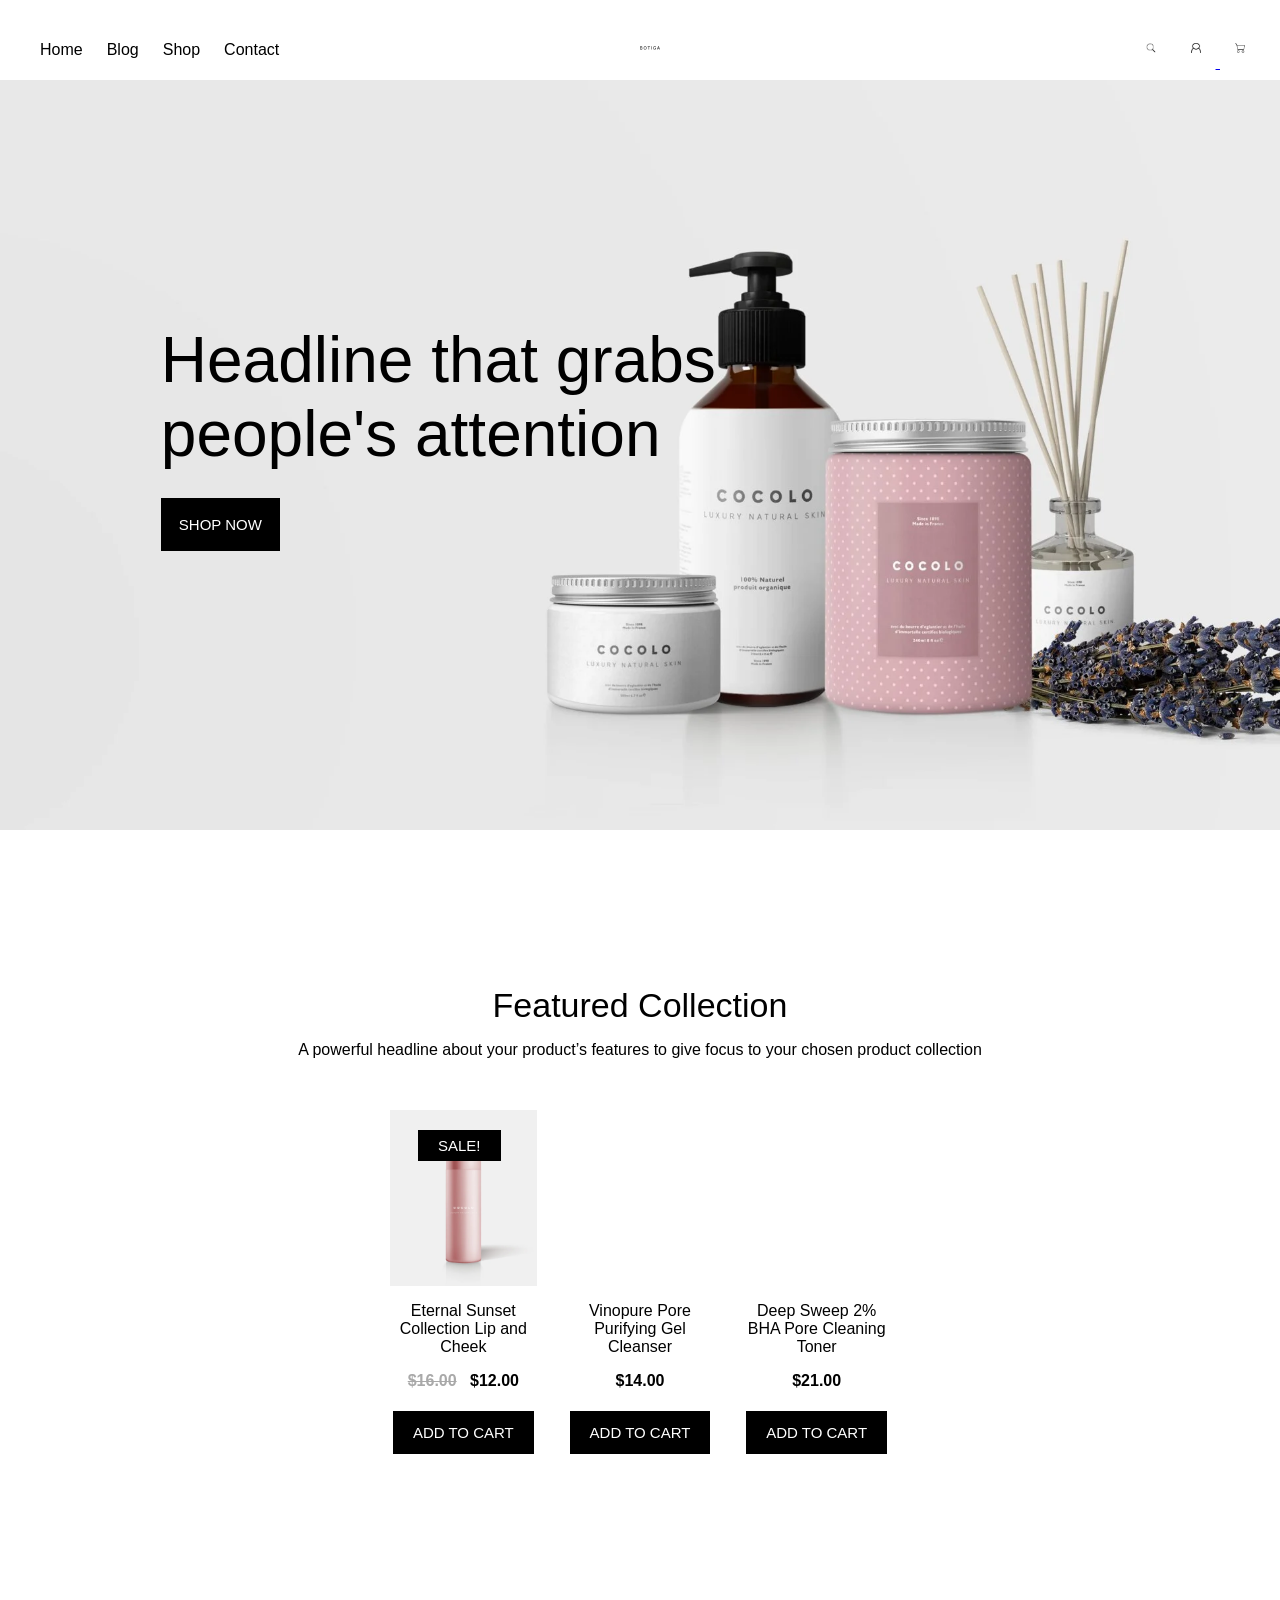
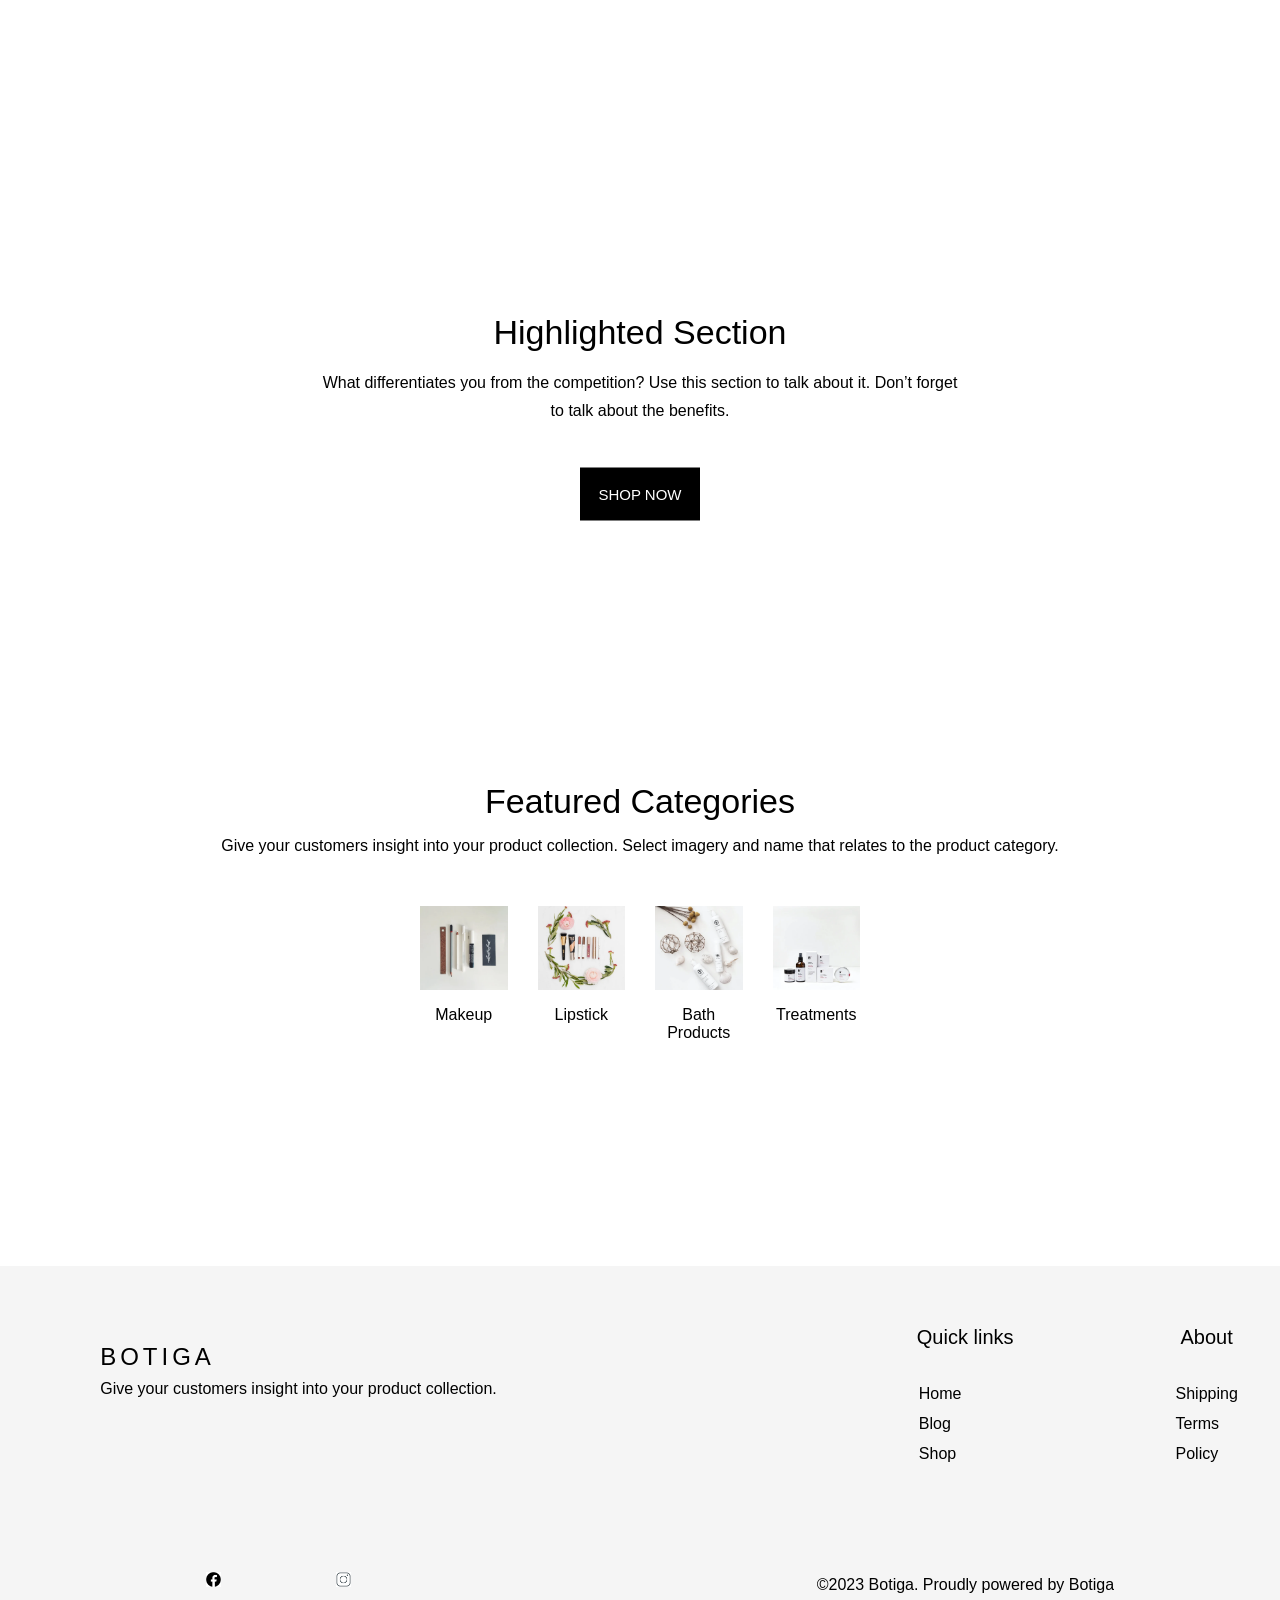
<file: projects/botiga/index.html>
<!doctype html><html lang="en"><head><meta charset="utf-8"><meta name="viewport" content="width=device-width, initial-scale=1"><meta http-equiv="refresh" content="0; url=botiga.html"><title>Botiga — Home</title></head><body><p><a href="botiga.html">Open Botiga home page</a></p></body></html>
</file>
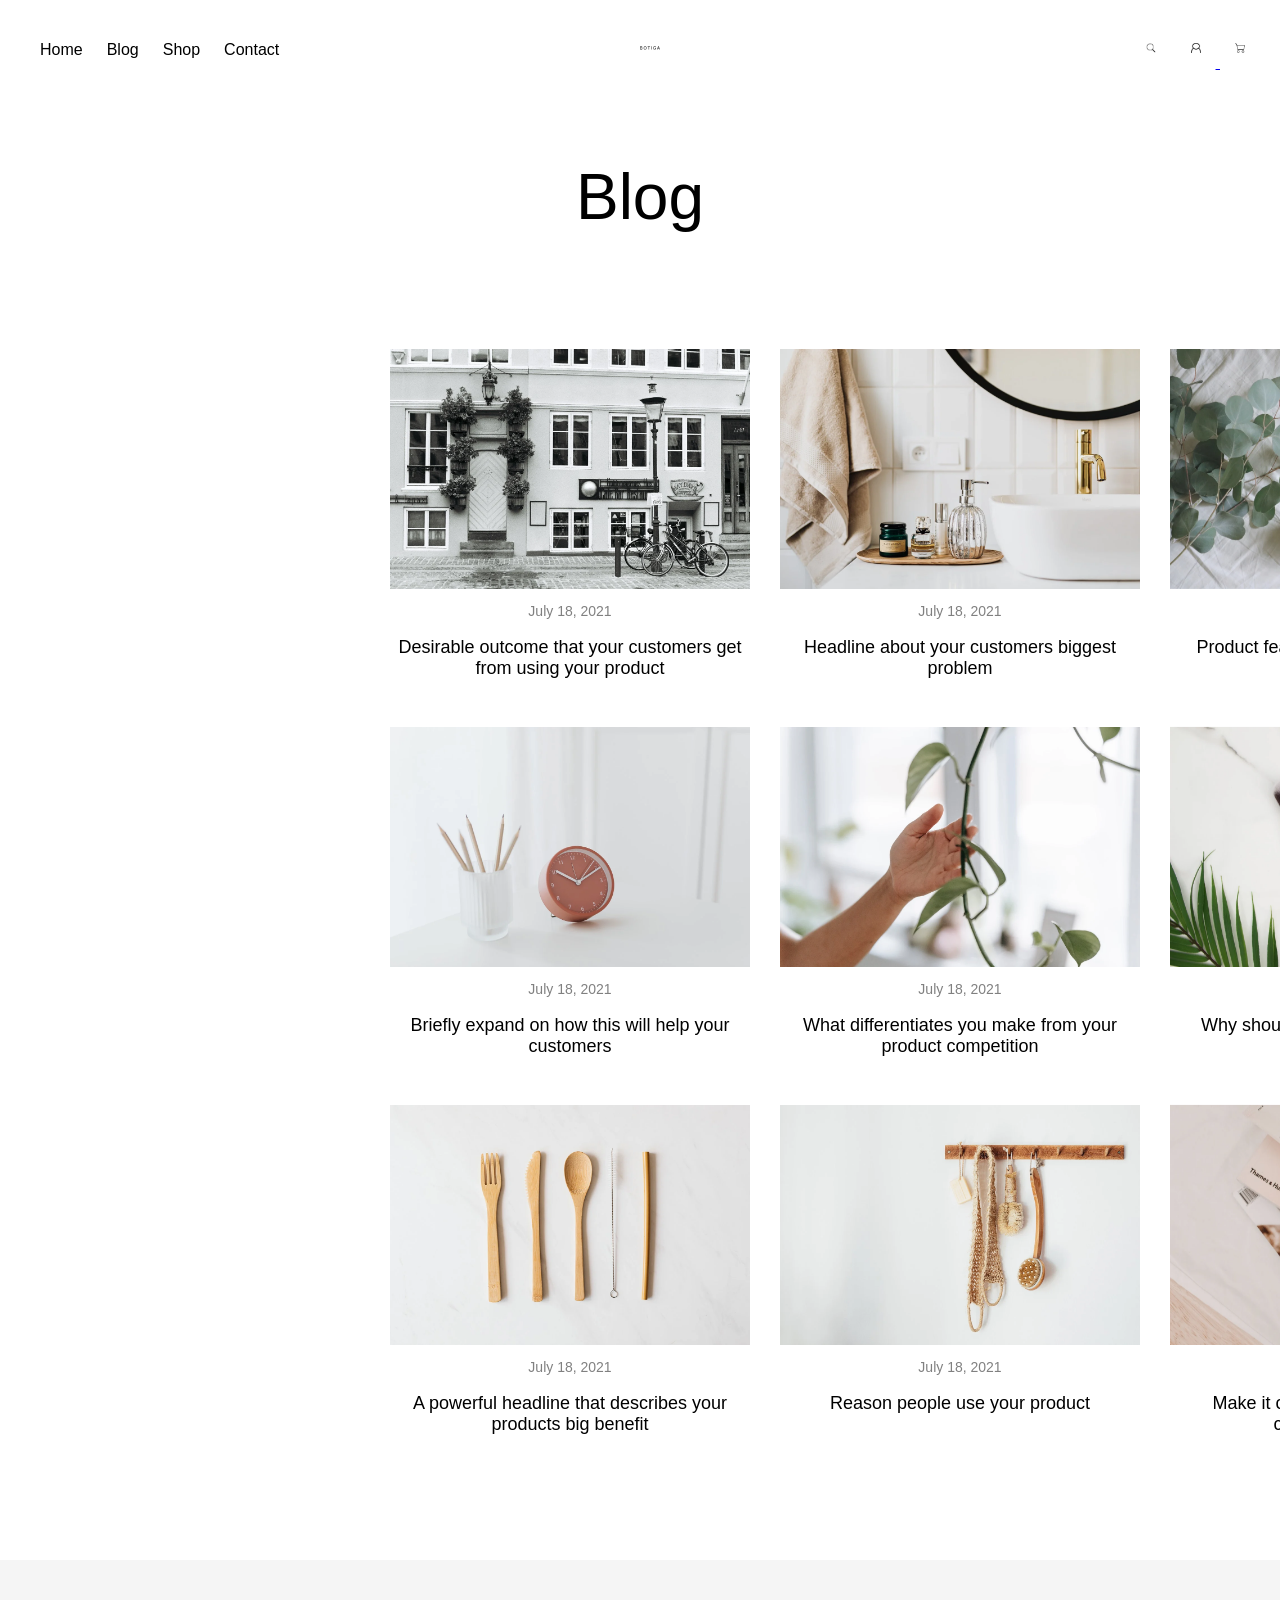
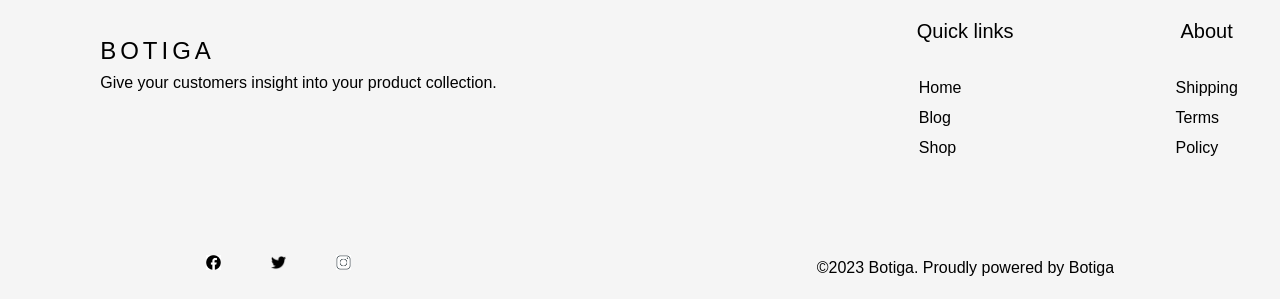
<file: projects/botiga/blog.html>
<!DOCTYPE html>
<html lang="en">

<head>
    <meta charset="UTF-8">
    <meta name="viewport" content="width=device-width, initial-scale=1.0">
    <title>Botiga</title>
    <link rel="stylesheet" href="style.css">
    <link rel="stylesheet" href="enhancements.css">
    <script defer src="enhancements.js"></script>
</head>

<body>
    <header>
        <nav class="nav">
            <div class="menu">
                <ul class="nav_links" id="primary-navigation">
                    <li><a href="botiga.html">Home</a></li>
                    <li><a href="blog.html">Blog</a></li>
                    <li><a href="shop.html">Shop</a></li>
                    <li><a href="contact.html">Contact</a></li>
                </ul>
                <ul class="search">
                    <li><img loading="lazy" decoding="async" class="imgsize" height="30px" width="30px" src="search.png" alt=""></li>
                </ul>

            </div>
            <div class="logo"><a href="botiga.html"><img loading="lazy" decoding="async" height="20px" width="20px" src="BOTIGA.svg" alt=""> </a></div>
           
            <div class="icons">

                <img loading="lazy" decoding="async" height="20px" width="20px" src="search.png" alt="">
               <a href="profile.html">
                <img loading="lazy" decoding="async"  height="20px" width="20px" src="profile.png" alt="">
               </a> 
               <a href="cart.html">
                <img loading="lazy" decoding="async" height="20px" width="20px" src="cart.png" alt="">
               </a>
                

            </div>
            <button class="menu-btn" type="button" aria-label="Toggle navigation" aria-expanded="false" aria-controls="primary-navigation"><img loading="lazy" decoding="async" height="33px" width="33px" src="menu.png" alt=""></button>


        </nav>
        </div>
        </div>
        <section class="blogpage">
 <font class="blogtxt">Blog</font>
 <div>
    <div class="blogdiv1">
        <div class="sale1">
            <img loading="lazy" decoding="async" class="imghover" height="233px" width="350px" src="b1.webp" alt="">
            <p class="blogtxt1">July 18, 2021</p>
            <p class="blogtxt2">Desirable outcome that your customers get from using your product</p>
        </div>
        <div class="sale1">
            <img loading="lazy" decoding="async" class="imghover" height="233px" width="350px" src="b2.webp" alt="">
            <p class="blogtxt1">July 18, 2021</p>
            <p class="blogtxt2">Headline about your customers biggest problem</p>
        </div>
        <div class="sale1">
            <img loading="lazy" decoding="async" class="imghover" height="233px" width="350px" src="b3.webp" alt="">
            <p class="blogtxt1">July 18, 2021</p>
            <p class="blogtxt2">Product feature’s you can’t live without</p>
        </div>
        <div class="sale1">
            <img loading="lazy" decoding="async" class="imghover" height="233px" width="350px" src="b4.webp" alt="">
            <p class="blogtxt1">July 18, 2021</p>
            <p class="blogtxt2">Briefly expand on how this will help your customers</p>
        </div>
        <div class="sale1">
            <img loading="lazy" decoding="async" class="imghover" height="233px" width="350px" src="b5.webp" alt="">
            <p class="blogtxt1">July 18, 2021</p>
            <p class="blogtxt2">What differentiates you make from your product competition</p>
        </div>
        <div class="sale1">
            <img loading="lazy" decoding="async" class="imghover" height="233px" width="350px" src="b6.webp" alt="">
            <p class="blogtxt1">July 18, 2021</p>
            <p class="blogtxt2">Why should they care about product?</p>
        </div>
        <div class="sale1">
            <img loading="lazy" decoding="async" class="imghover" height="233px" width="350px" src="b7.webp" alt="">
            <p class="blogtxt1">July 18, 2021</p>
            <p class="blogtxt2">A powerful headline that describes your products big benefit</p>
        </div>
        <div class="sale1">
            <img loading="lazy" decoding="async" class="imghover" height="233px" width="350px" src="b8.webp" alt="">
            <p class="blogtxt1">July 18, 2021</p>
            <p class="blogtxt2">Reason people use your product</p>
        </div>
        <div class="sale1">
            <img loading="lazy" decoding="async" class="imghover" height="233px" width="350px" src="b9.webp" alt="">
            <p class="blogtxt1">July 18, 2021</p>
            <p class="blogtxt2">Make it clear on how it solves your customers problem</p>
        </div>
        
    </div>
 </div>
        </section>
    </section>
    <section class="slide5">
    <center>
        <div class="d1-5">
            <div class="botigatxt">
                <p class="first">BOTIGA</p>
                <p>Give your customers insight into your product collection.</p>
            </div>
            <div class="quick">
                <p>Quick links</p>
                <ul>
                    <li>Home</li>
                    <li>Blog</li>
                    <li>Shop</li>
                </ul>
            </div>
            <div class="about">
                <p>About</p>
                <ul>
                    <li>Shipping</li>
                    <li>Terms</li>
                    <li>Policy</li>
                </ul>
            </div>
        </div>
    </center>
    <section class="slide6">
        <div class="d1-6">
    
            <div class="d2-6">
                <ul>
                    <li> <img loading="lazy" decoding="async" height="15px" width="15px" src="fb.png" alt=""> </li>
                    <li> <img loading="lazy" decoding="async" height="15px" width="15px"  src="tt.png" alt=""> </li>
                    <li> <i><img loading="lazy" decoding="async"  height="15px" width="15px" src="ig.png" alt=""></i></li>
                </ul>
            </div>
    
            <div class="foot">
    ©2023 Botiga. Proudly powered by Botiga
            </div>
        </div>
    </section>
</file>
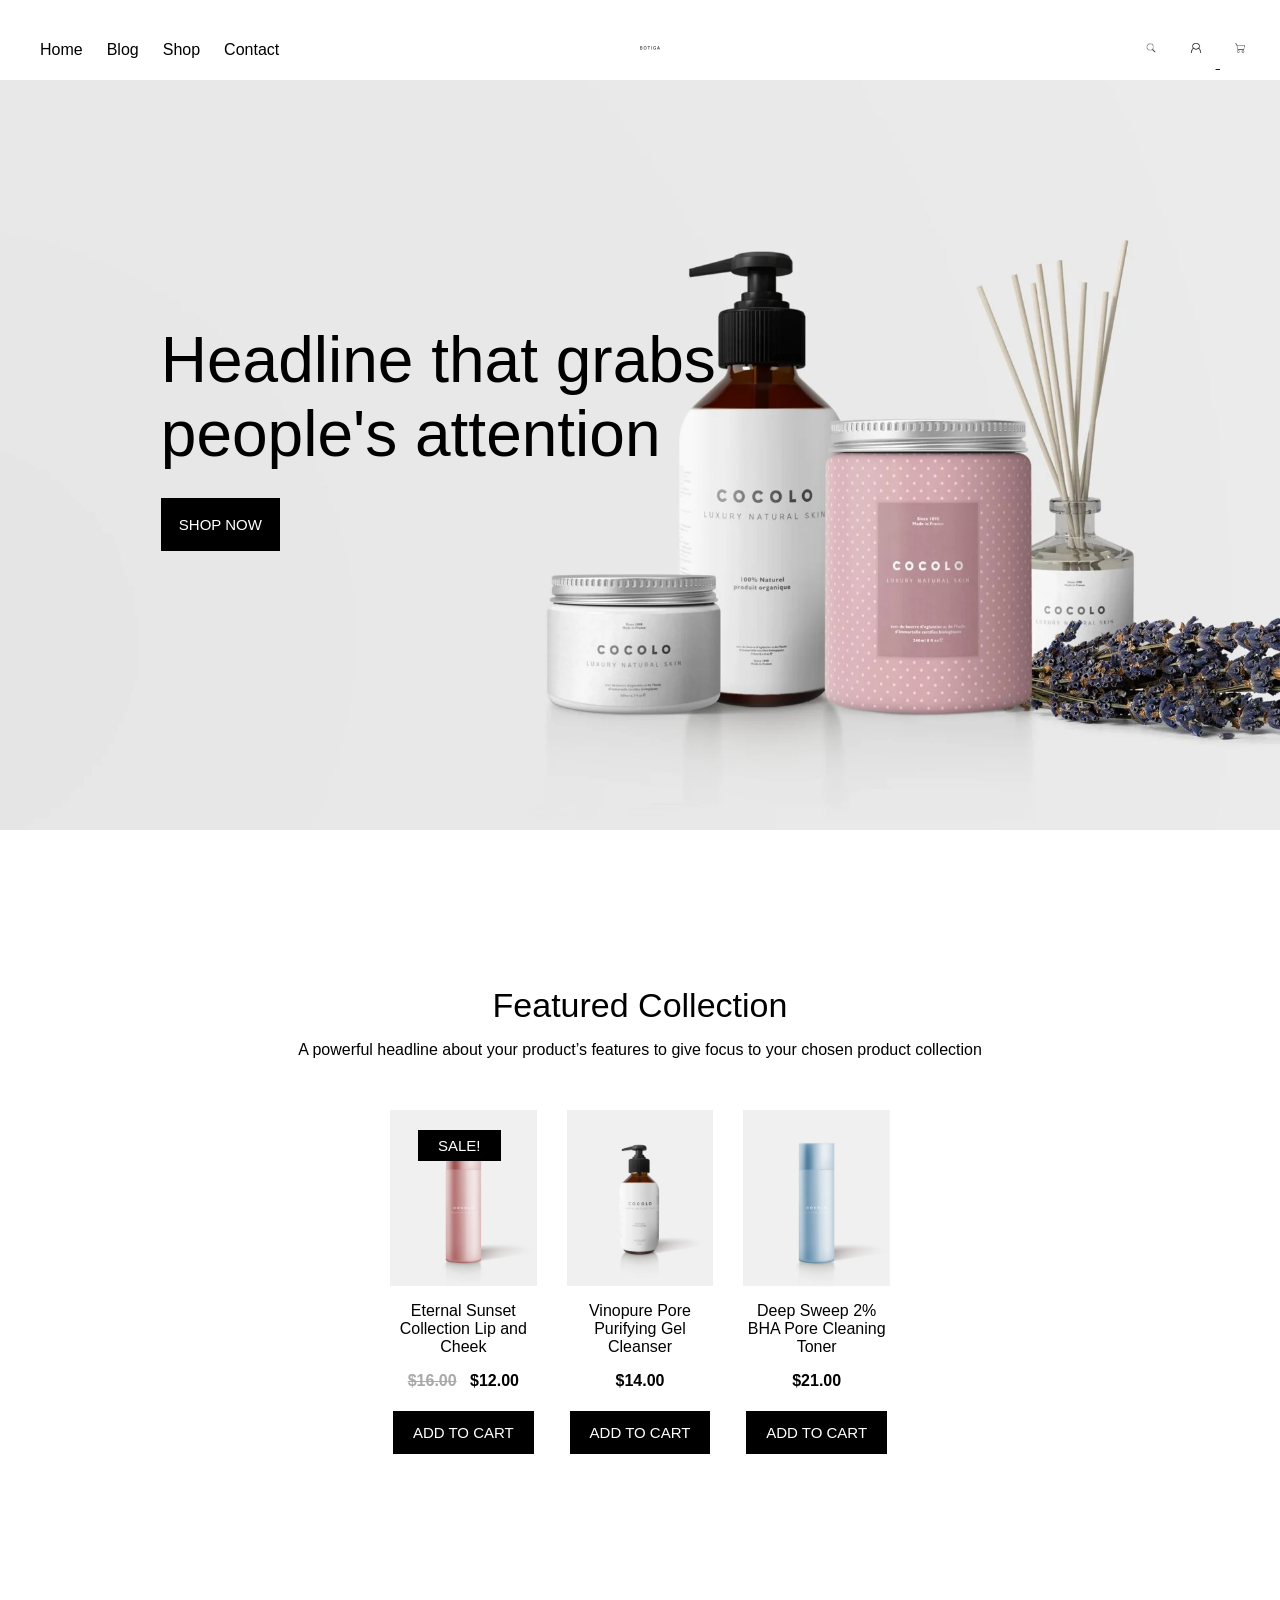
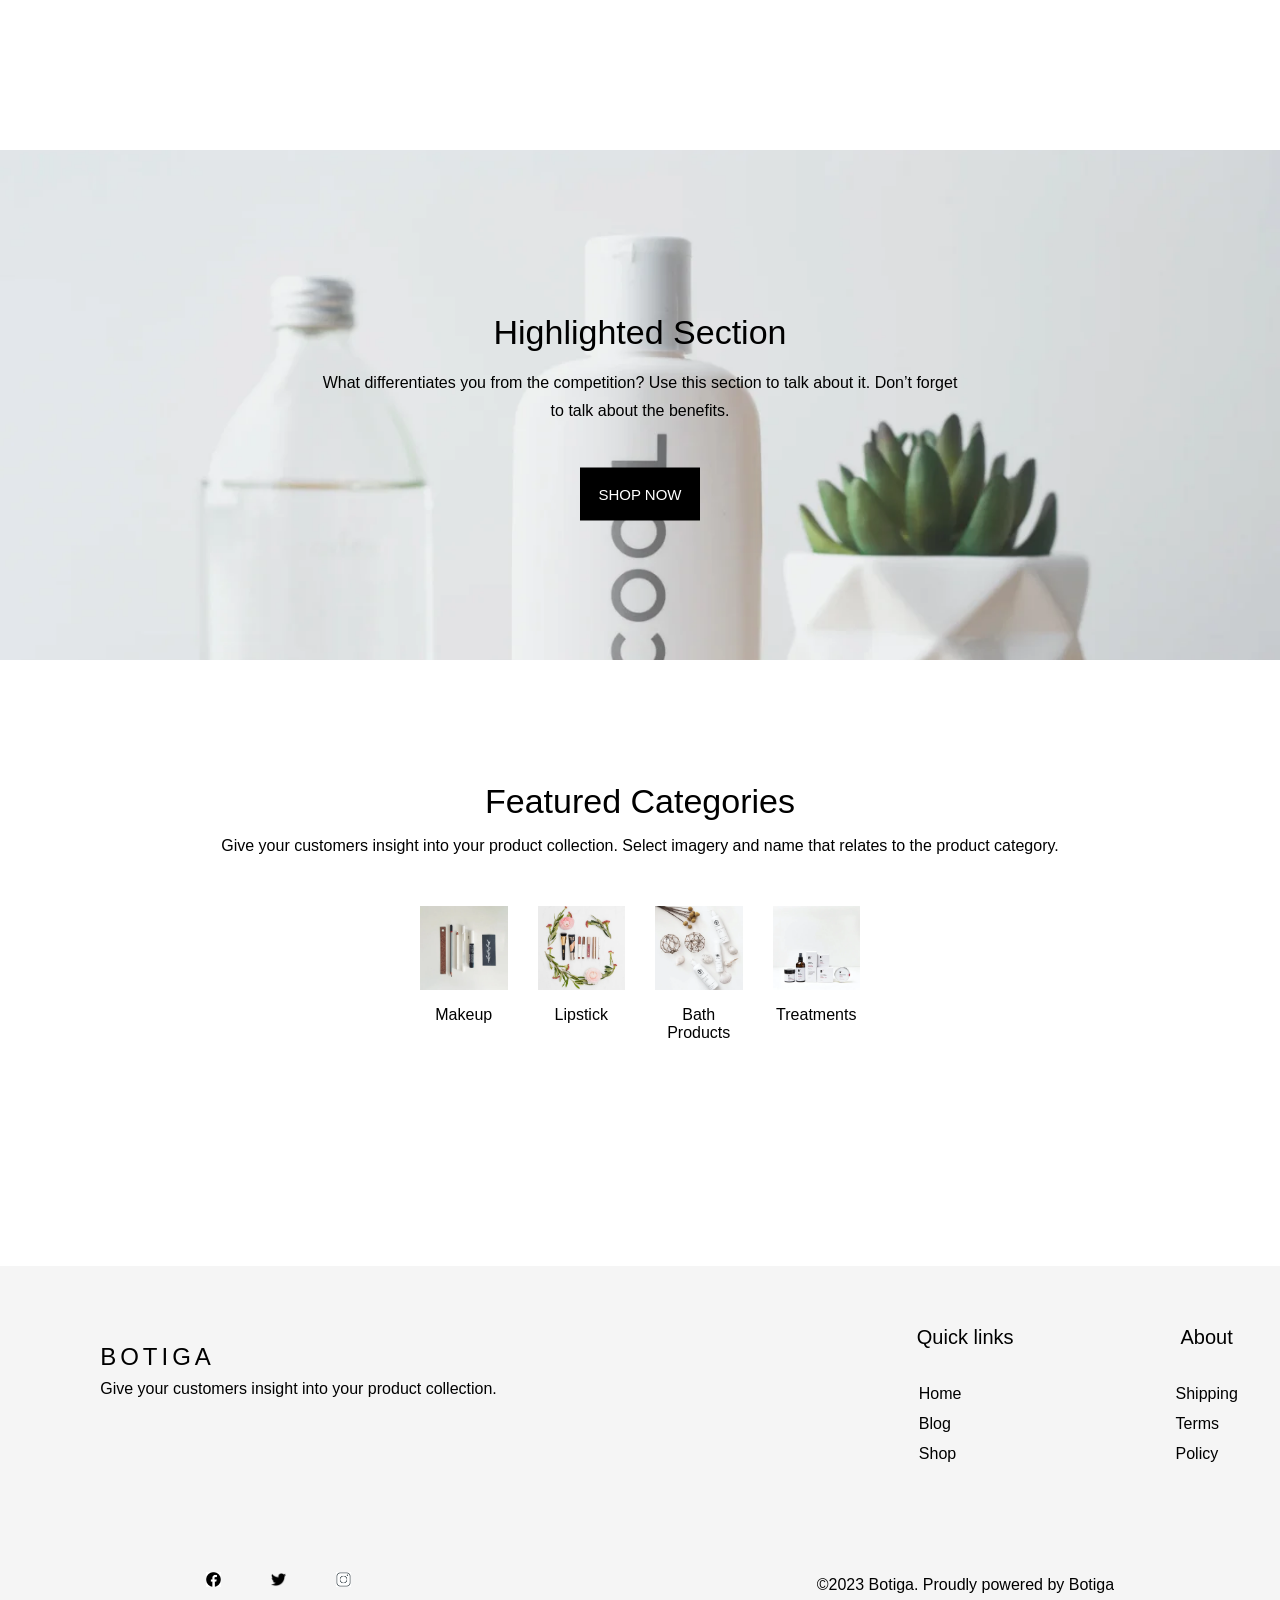
<file: projects/botiga/botiga.html>
<!DOCTYPE html>
<html lang="en">

<head>
    <meta charset="UTF-8">
    <meta name="viewport" content="width=device-width, initial-scale=1.0">
    <title>Botiga</title>
    <link rel="stylesheet" href="style.css">
    <link rel="stylesheet" href="enhancements.css">
    <script defer src="enhancements.js"></script>
</head>

<body>
    <header>
        <nav class="nav">
            <div class="menu">
                <ul class="nav_links" id="primary-navigation">
                    <li><a href="botiga.html">Home</a></li>
                    <li><a href="blog.html">Blog</a></li>
                    <li><a href="shop.html">Shop</a></li>
                    <li><a href="contact.html">Contact</a></li>
                </ul>
                <ul class="search">
                    <li><img loading="lazy" decoding="async" class="imgsize" height="30px" width="30px" src="search.png" alt=""></li>
                </ul>

            </div>
            <div class="logo"><a href="botiga.html"><img loading="lazy" decoding="async" height="20px" width="20px" src="BOTIGA.svg" alt=""> </a></div>
           
            <div class="icons">

                <img loading="lazy" decoding="async" height="20px" width="20px" src="search.png" alt="">
               <a href="profile.html">
                <img loading="lazy" decoding="async"  height="20px" width="20px" src="profile.png" alt="">
               </a> 
               <a href="cart.html">
                <img loading="lazy" decoding="async" height="20px" width="20px" src="cart.png" alt="">
               </a>
                

            </div>
            <button class="menu-btn" type="button" aria-label="Toggle navigation" aria-expanded="false" aria-controls="primary-navigation"><img loading="lazy" decoding="async"  class="" height="33px" width="33px" src="menu.png" alt=""></button>


        </nav>
        </div>
        </div>
    </header>
    <div class="heropage">
        <img loading="eager" decoding="async" class="heroimg" src="HeroImage.webp" alt="">
        <div class="txt">Headline that grabs people's attention <br><a href="#" class="btn">SHOP NOW</a></div>
    </div>
    <section class="slide2" >
        <p class="hidding"></p>
        <center >
            <font class="featured">Featured Collection</font>
            
            <p class="fp">A powerful headline about your product’s features to give focus to your chosen product collection</p>
           </center>
                <div class="d2">
                    <div class="sale1">
                        <img loading="lazy" decoding="async" class="imghover" height="420px" width="350px" src="f1.webp" alt="">
                        <div class="middle">
                            <div class="textqv">Quick View</div>
                          </div>
                        <a  class="salebtn">SALE!</a>
                        
                        <p>Eternal Sunset Collection Lip and Cheek</p>
                        
                        <p><b class="price">$16.00</b>&nbsp;&nbsp;&nbsp;<b class="sale">$12.00</b></p>
                        <br>
                        <a href="#" class="btn">ADD TO CART</a>
                        
                          
                       
                    </div>
                   
                    <div class="sale1"> 
                        <img loading="lazy" decoding="async" class="imghover" height="420px" width="350px" src="f2.webp" alt="">
                        <div class="middle">
                            <div class="textqv">Quick View</div>
                          </div>
                        <p>Vinopure Pore Purifying Gel Cleanser</p>
                        <p ><b>$14.00</b></p>
                        <br>
                        <a href="#" class="btn">ADD TO CART</a>
                    </div>
                    <div class="sale1">
                        <img loading="lazy" decoding="async" class="imghover" height="420px" width="350px" src="f3.webp" alt="">
                        <div class="middle">
                            <div class="textqv">Quick View</div>
                          </div>
                        <p>Deep Sweep 2% BHA Pore Cleaning Toner</p>
                        <p ><b>$21.00</b></p>
                        <br>
                        <a href="#" class="btn">ADD TO CART</a>
                    </div>
                </div>
       
        </section>
        <section class="slide3">
            <div >
                <div class="image-container">
                    <img loading="lazy" decoding="async" class="img3" src="hbg-1.webp" alt="">
                    <div class="text-container">
                        <font class="featured">Highlighted Section</font>
                        <p>What differentiates you from the competition? Use this section to talk about it. Don’t forget to talk about the benefits.</p>
                        <a href="#" class="btn">SHOP NOW</a>
                    </div>
                    
                </div>
            </div>
        </section>
<section class="slide4">
    <p class="hidding4"></p>
        <center >
            <font class="featuredcat">Featured Categories</font>
            
            <p >Give your customers insight into your product collection. Select imagery and name that relates to the product category.</p>
           
                <div class="d2-4">

                    <div class="sale1">
                        <img loading="lazy" decoding="async" class="imghover" height="240px" width="240px" src="makeup.webp" alt="">
                        <p>Makeup</p>
                    </div>

                    <div class="sale1" >
                        <img loading="lazy" decoding="async" class="imghover" height="240px" width="240px" src="lipstick.webp" alt="">
                        <p>Lipstick</p>
                    </div>

                    <div class="sale1">
                        <img loading="lazy" decoding="async"  class="imghover" height="240px" width="240px" src="bathpro.webp" alt="">
                        <p>Bath Products</p>
                    </div>

                    <div class="sale1">
                        <img loading="lazy" decoding="async" class="imghover" height="240px" width="240px" src="treat.webp" alt="">
                        <p>Treatments</p>
                    </div>

                </div>
        
        </center>
</section>
<section class="slide5">
    <center>
    <div class="d1-5">
        <div class="botigatxt">
            <p class="first">BOTIGA</p>
            <p>Give your customers insight into your product collection.</p>
        </div>
        <div class="quick">
            <p>Quick links</p>
            <ul>
                <li>Home</li>
                <li>Blog</li>
                <li>Shop</li>
            </ul>
        </div>
        <div class="about">
            <p>About</p>
            <ul>
                <li>Shipping</li>
                <li>Terms</li>
                <li>Policy</li>
            </ul>
        </div>
    </div>
</center>
</section>
<section class="slide6">
    <div class="d1-6">

        <div class="d2-6">
            <ul>
                <li> <img loading="lazy" decoding="async" height="15px" width="15px" src="fb.png" alt=""> </li>
                <li> <img loading="lazy" decoding="async" height="15px" width="15px"  src="tt.png" alt=""> </li>
                <li> <i><img loading="lazy" decoding="async"  height="15px" width="15px" src="ig.png" alt=""></i></li>
            </ul>
        </div>

        <div class="foot">
©2023 Botiga. Proudly powered by Botiga
        </div>
    </div>
</section>


</body>

</html>
</file>
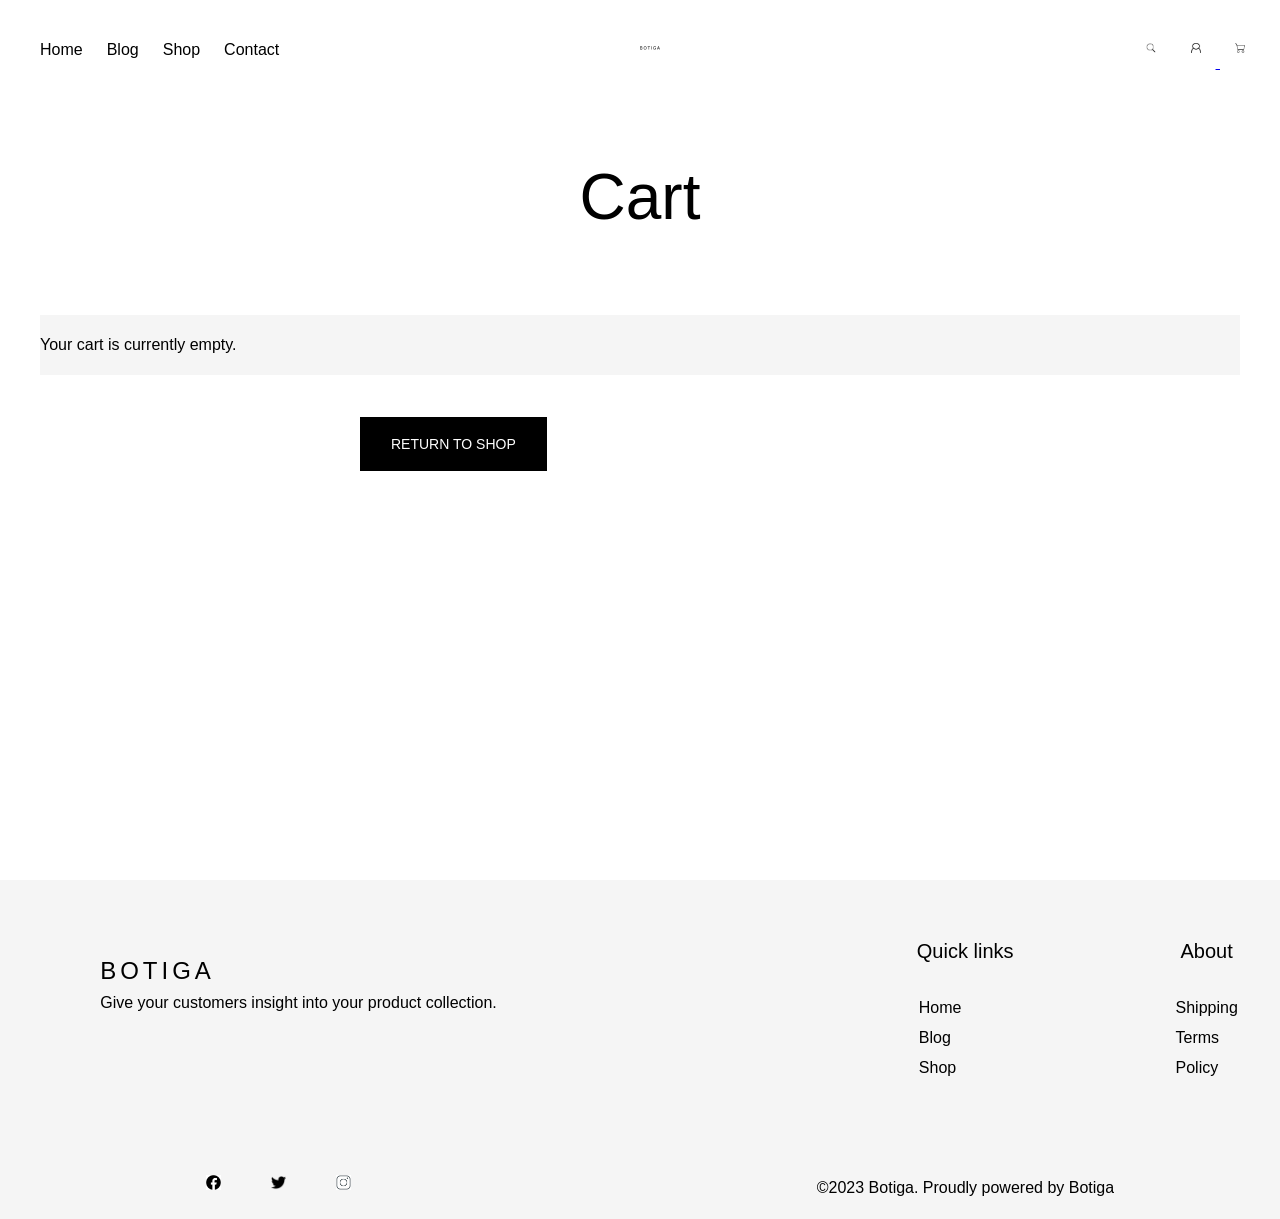
<file: projects/botiga/cart.html>
<!DOCTYPE html>
<html lang="en">

<head>
    <meta charset="UTF-8">
    <meta name="viewport" content="width=device-width, initial-scale=1.0">
    <title>Botiga</title>
    <link rel="stylesheet" href="style.css">
    <link rel="stylesheet" href="enhancements.css">
    <script defer src="enhancements.js"></script>
</head>

<body>
    <header>
        <nav class="nav">
            <div class="menu">
                <ul class="nav_links" id="primary-navigation">
                    <li><a href="botiga.html">Home</a></li>
                    <li><a href="blog.html">Blog</a></li>
                    <li><a href="shop.html">Shop</a></li>
                    <li><a href="contact.html">Contact</a></li>
                </ul>
                <ul class="search">
                    <li><img loading="lazy" decoding="async" class="imgsize" height="30px" width="30px" src="search.png" alt=""></li>
                </ul>

            </div>
            <div class="logo"><a href="botiga.html"><img loading="lazy" decoding="async" height="20px" width="20px" src="BOTIGA.svg" alt=""> </a></div>
           
            <div class="icons">

                <img loading="lazy" decoding="async" height="20px" width="20px" src="search.png" alt="">
               <a href="profile.html">
                <img loading="lazy" decoding="async"  height="20px" width="20px" src="profile.png" alt="">
               </a> 
               <a href="cart.html">
                <img loading="lazy" decoding="async" height="20px" width="20px" src="cart.png" alt="">
               </a>
                

            </div>
            <button class="menu-btn" type="button" aria-label="Toggle navigation" aria-expanded="false" aria-controls="primary-navigation"><img loading="lazy" decoding="async" height="33px" width="33px" src="menu.png" alt=""></button>


        </nav>
        </div>
        </div>
        <section class="cartpage">
          
              <div class="stxt">
                  <font class="shoptxt">Cart</font>
              </div>
              <center>  <section class="greyline">
                <p>    Your cart is currently empty.<p> <br><br></center>
            
                    <div class="lstbtn">  <a  class="retbtn">RETURN TO SHOP</a></div>
              
              </section>
             
              </section>
              <section class="slide5">
                <center>
                    <div class="d1-5">
                        <div class="botigatxt">
                            <p class="first">BOTIGA</p>
                            <p>Give your customers insight into your product collection.</p>
                        </div>
                        <div class="quick">
                            <p>Quick links</p>
                            <ul>
                                <li>Home</li>
                                <li>Blog</li>
                                <li>Shop</li>
                            </ul>
                        </div>
                        <div class="about">
                            <p>About</p>
                            <ul>
                                <li>Shipping</li>
                                <li>Terms</li>
                                <li>Policy</li>
                            </ul>
                        </div>
                    </div>
                </center>
                <section class="slide6">
                    <div class="d1-6">
                
                        <div class="d2-6">
                            <ul>
                                <li> <img loading="lazy" decoding="async" height="15px" width="15px" src="fb.png" alt=""> </li>
                                <li> <img loading="lazy" decoding="async" height="15px" width="15px"  src="tt.png" alt=""> </li>
                                <li> <i><img loading="lazy" decoding="async"  height="15px" width="15px" src="ig.png" alt=""></i></li>
                            </ul>
                        </div>
                
                        <div class="foot">
                ©2023 Botiga. Proudly powered by Botiga
                        </div>
                    </div>
                </section>
</file>
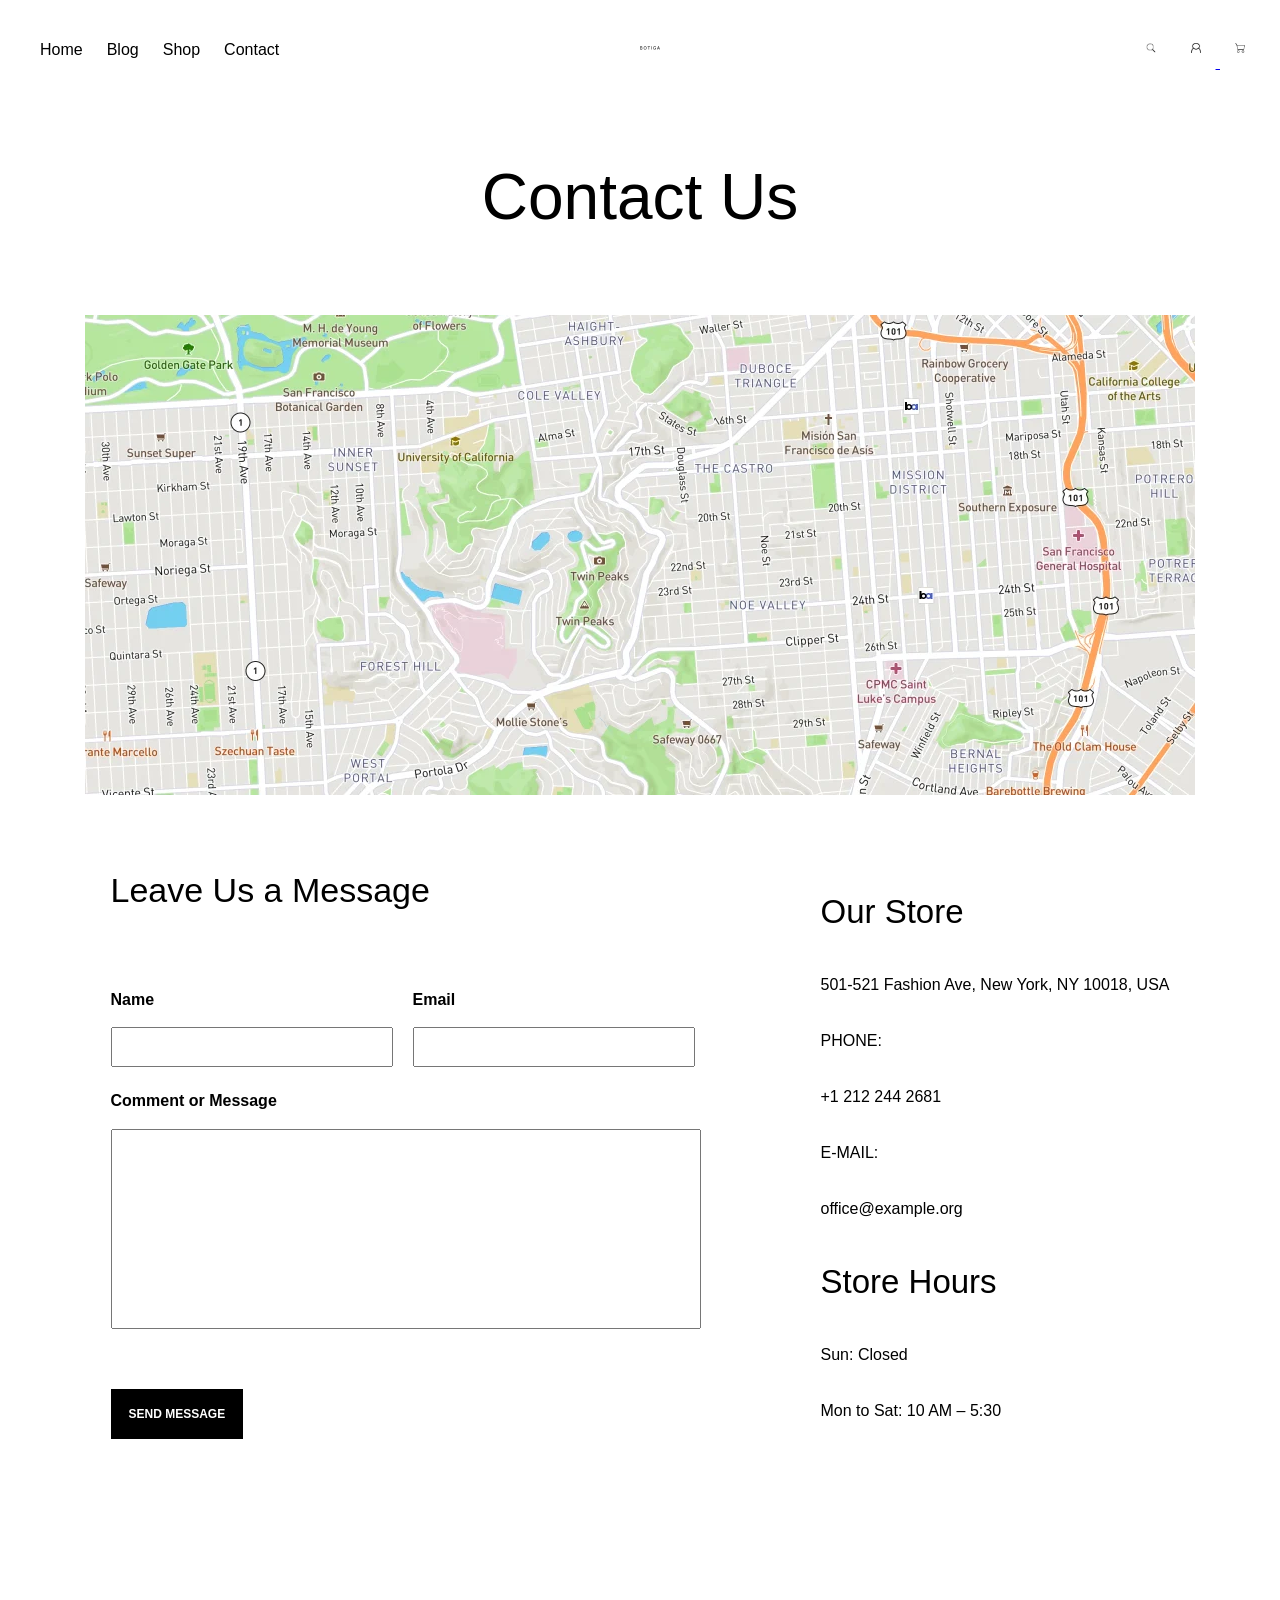
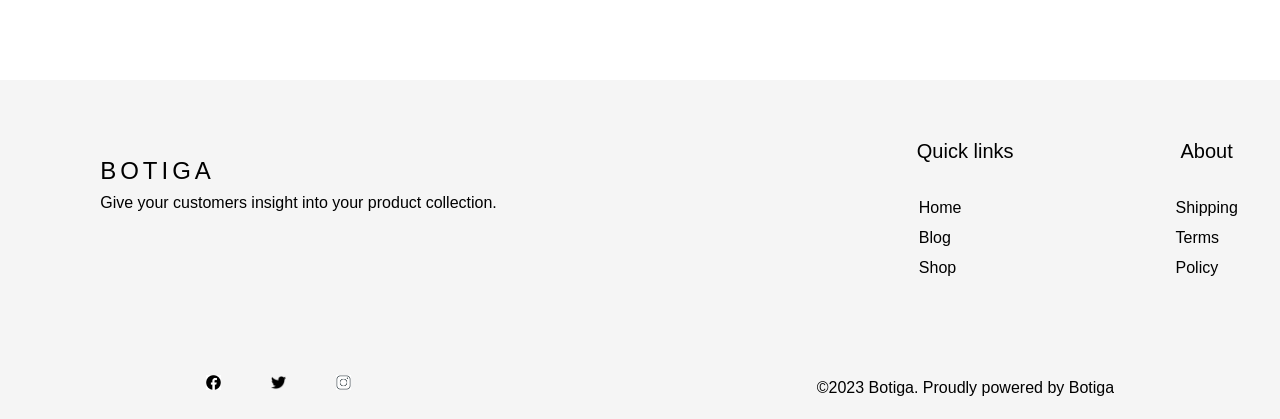
<file: projects/botiga/contact.html>
<!DOCTYPE html>
<html lang="en">

<head>
    <meta charset="UTF-8">
    <meta name="viewport" content="width=device-width, initial-scale=1.0">
    <title>Botiga</title>
    <link rel="stylesheet" href="style.css">
    <link rel="stylesheet" href="enhancements.css">
    <script defer src="enhancements.js"></script>
</head>

<body>
    <header>
        <nav class="nav">
            <div class="menu">
                <ul class="nav_links" id="primary-navigation">
                    <li><a href="botiga.html">Home</a></li>
                    <li><a href="blog.html">Blog</a></li>
                    <li><a href="shop.html">Shop</a></li>
                    <li><a href="contact.html">Contact</a></li>
                </ul>
                <ul class="search">
                    <li><img loading="lazy" decoding="async" class="imgsize" height="30px" width="30px" src="search.png" alt=""></li>
                </ul>

            </div>
            <div class="logo"><a href="botiga.html"><img loading="lazy" decoding="async" height="20px" width="20px" src="BOTIGA.svg" alt=""> </a></div>
           
            <div class="icons">

                <img loading="lazy" decoding="async" height="20px" width="20px" src="search.png" alt="">
               <a href="profile.html">
                <img loading="lazy" decoding="async"  height="20px" width="20px" src="profile.png" alt="">
               </a> 
               <a href="cart.html">
                <img loading="lazy" decoding="async" height="20px" width="20px" src="cart.png" alt="">
               </a>
                

            </div>
            <button class="menu-btn" type="button" aria-label="Toggle navigation" aria-expanded="false" aria-controls="primary-navigation"><img loading="lazy" decoding="async" height="33px" width="33px" src="menu.png" alt=""></button>


        </nav>
        </div>
        </div>
    <section class="contactpage">
      <center>
        <div class="stxt">
            <font class="shoptxt">Contact Us</font>
        </div>
        <img loading="lazy" decoding="async" class="map" src="c1.webp" alt="">



        <div class="contactdiv">
            <div >
<form class="form" action="/action_page.php">
    
    <div class="formname">
        <font>Leave Us a Message</font>
    </div>
   
<div class="formbox">

    <div>
        <label for="fname">Name</button><br>
        <input type="text" id="fname" name="fname" >
    </div>

    <div>
        <label for="lname">Email</button>  <br>
        <input type="text" id="lname" name="lname">
    </div>
  
 </div>
  
    <div class="box">
        <label class="message" for="mname">Comment or Message</button>  <br>
  <input class="messagebox" type="text" id="lname" name="lname">
  <br><br>
  <a  class="msgbtn">Send Message</a>
    </div>
  
  </form> 
  
            </div>
            
            <div class="store">
                <font>
                    <p class="cap"> Our Store  </p>
                   
                    <p>501-521 Fashion Ave, New York, NY 10018, USA</p> 
                    <p>
                        PHONE:
                    </p>
                    <p>
                        +1 212 244 2681
                    </p>
                   <p>
                    E-MAIL:
                    </p>
                    <p>
                    office@example.org
                    </p>
                    <p class="cap">Store Hours</p>
                    <p>Sun: Closed</p>
                    <p>Mon to Sat: 10 AM – 5:30 </p>
                </font>
            </div>
        </div>
      </center>
      <div class="store2">
        <font>
            <p class="cap"> Our Store  </p>
           
            <p>501-521 Fashion Ave, New York, NY 10018, USA</p> 
            <p>
                PHONE:
            </p>
            <p>
                +1 212 244 2681
            </p>
           <p>
            E-MAIL:
            </p>
            <p>
            office@example.org
            </p>
            <p class="cap">Store Hours</p>
            <p>Sun: Closed</p>
            <p>Mon to Sat: 10 AM – 5:30 </p>
        </font>
    </div>
</div>
    </section>
    <section class="slide5">
    <center>
        <div class="d1-5">
            <div class="botigatxt">
                <p class="first">BOTIGA</p>
                <p>Give your customers insight into your product collection.</p>
            </div>
            <div class="quick">
                <p>Quick links</p>
                <ul>
                    <li>Home</li>
                    <li>Blog</li>
                    <li>Shop</li>
                </ul>
            </div>
            <div class="about">
                <p>About</p>
                <ul>
                    <li>Shipping</li>
                    <li>Terms</li>
                    <li>Policy</li>
                </ul>
            </div>
        </div>
    </center>
    <section class="slide6">
        <div class="d1-6">
    
            <div class="d2-6">
                <ul>
                    <li> <img loading="lazy" decoding="async" height="15px" width="15px" src="fb.png" alt=""> </li>
                    <li> <img loading="lazy" decoding="async" height="15px" width="15px"  src="tt.png" alt=""> </li>
                    <li> <i><img loading="lazy" decoding="async"  height="15px" width="15px" src="ig.png" alt=""></i></li>
                </ul>
            </div>
    
            <div class="foot">
    ©2023 Botiga. Proudly powered by Botiga
            </div>
        </div>
    </section>
</file>
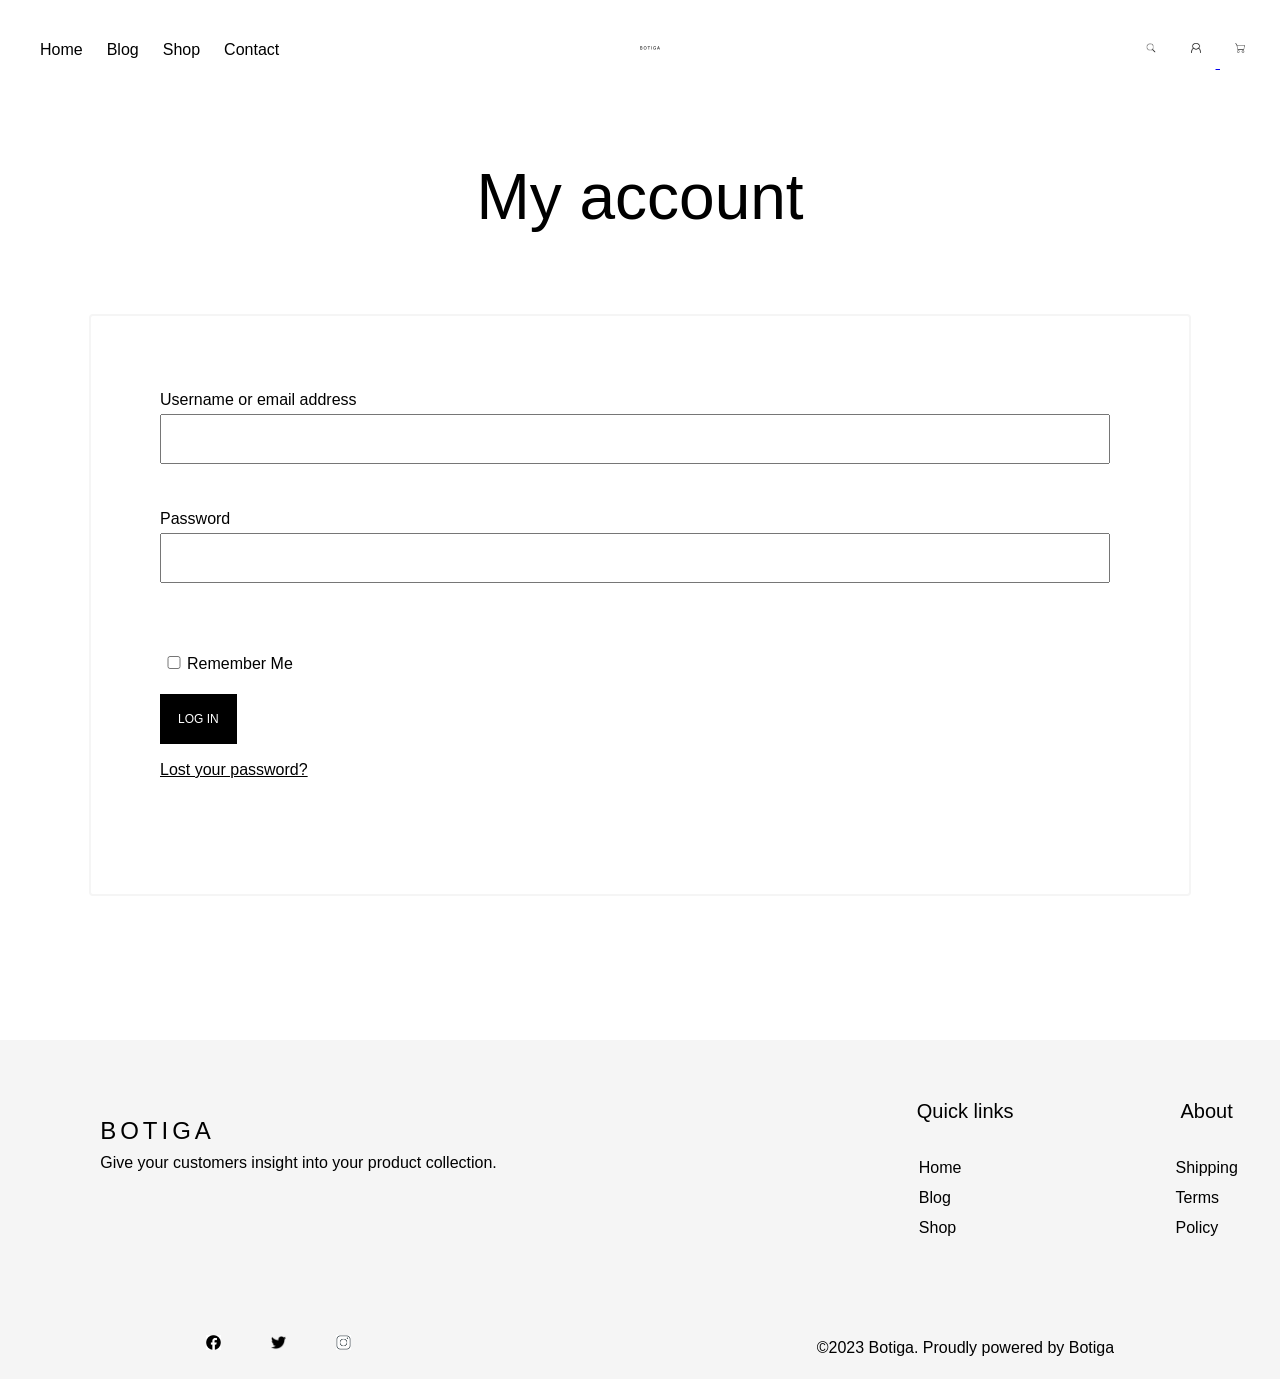
<file: projects/botiga/profile.html>
<!DOCTYPE html>
<html lang="en">

<head>
    <meta charset="UTF-8">
    <meta name="viewport" content="width=device-width, initial-scale=1.0">
    <title>Botiga</title>
    <link rel="stylesheet" href="style.css">
    <link rel="stylesheet" href="enhancements.css">
    <script defer src="enhancements.js"></script>
</head>

<body>
    <header>
        <nav class="nav">
            <div class="menu">
                <ul class="nav_links" id="primary-navigation">
                    <li><a href="botiga.html">Home</a></li>
                    <li><a href="blog.html">Blog</a></li>
                    <li><a href="shop.html">Shop</a></li>
                    <li><a href="contact.html">Contact</a></li>
                </ul>
                <ul class="search">
                    <li><img loading="lazy" decoding="async" class="imgsize" height="30px" width="30px" src="search.png" alt=""></li>
                </ul>

            </div>
            <div class="logo"><a href="botiga.html"><img loading="lazy" decoding="async" height="20px" width="20px" src="BOTIGA.svg" alt=""> </a></div>
           
            <div class="icons">

                <img loading="lazy" decoding="async" height="20px" width="20px" src="search.png" alt="">
               <a href="profile.html">
                <img loading="lazy" decoding="async"  height="20px" width="20px" src="profile.png" alt="">
               </a> 
               <a href="cart.html">
                <img loading="lazy" decoding="async" height="20px" width="20px" src="cart.png" alt="">
               </a>
                

            </div>
            <button class="menu-btn" type="button" aria-label="Toggle navigation" aria-expanded="false" aria-controls="primary-navigation"><img loading="lazy" decoding="async" height="33px" width="33px" src="menu.png" alt=""></button>


        </nav>
        </div>
        </div>
        <section class="profilepage">
            <center>
              <div class="stxt">
                  <font class="shoptxt">My account</font>
              </div>
              <section class="midlog">
                <div class="loginbox">
                    <div> 
                        <label for="llname">Username or email address </button><br>
                        <input type="text" id="llname" name="fname" ><br>
                    </div>
                    <div class="pswrd">
                        <label for="ppname">Password</button>  <br>
                        <input type="text" id="ppname" name="lname">
                    </div>
                </div>
                <div class="cb"><input class="chkbx" type="checkbox" name="rm" id=""><label for="rm">Remember Me</button> <br><br><br>
                    <a  class="logbtn">Log In</a>
                    <br><br>
                    <p ><u>Lost your password?</u> 

                    </p>
                </div>
                
               
              </section>
             </section>
              </center>
              <section class="slide5">
                <center>
                    <div class="d1-5">
                        <div class="botigatxt">
                            <p class="first">BOTIGA</p>
                            <p>Give your customers insight into your product collection.</p>
                        </div>
                        <div class="quick">
                            <p>Quick links</p>
                            <ul>
                                <li>Home</li>
                                <li>Blog</li>
                                <li>Shop</li>
                            </ul>
                        </div>
                        <div class="about">
                            <p>About</p>
                            <ul>
                                <li>Shipping</li>
                                <li>Terms</li>
                                <li>Policy</li>
                            </ul>
                        </div>
                    </div>
                </center>
                <section class="slide6">
                    <div class="d1-6">
                
                        <div class="d2-6">
                            <ul>
                                <li> <img loading="lazy" decoding="async" height="15px" width="15px" src="fb.png" alt=""> </li>
                                <li> <img loading="lazy" decoding="async" height="15px" width="15px"  src="tt.png" alt=""> </li>
                                <li> <i><img loading="lazy" decoding="async"  height="15px" width="15px" src="ig.png" alt=""></i></li>
                            </ul>
                        </div>
                
                        <div class="foot">
                ©2023 Botiga. Proudly powered by Botiga
                        </div>
                    </div>
                </section>
</file>
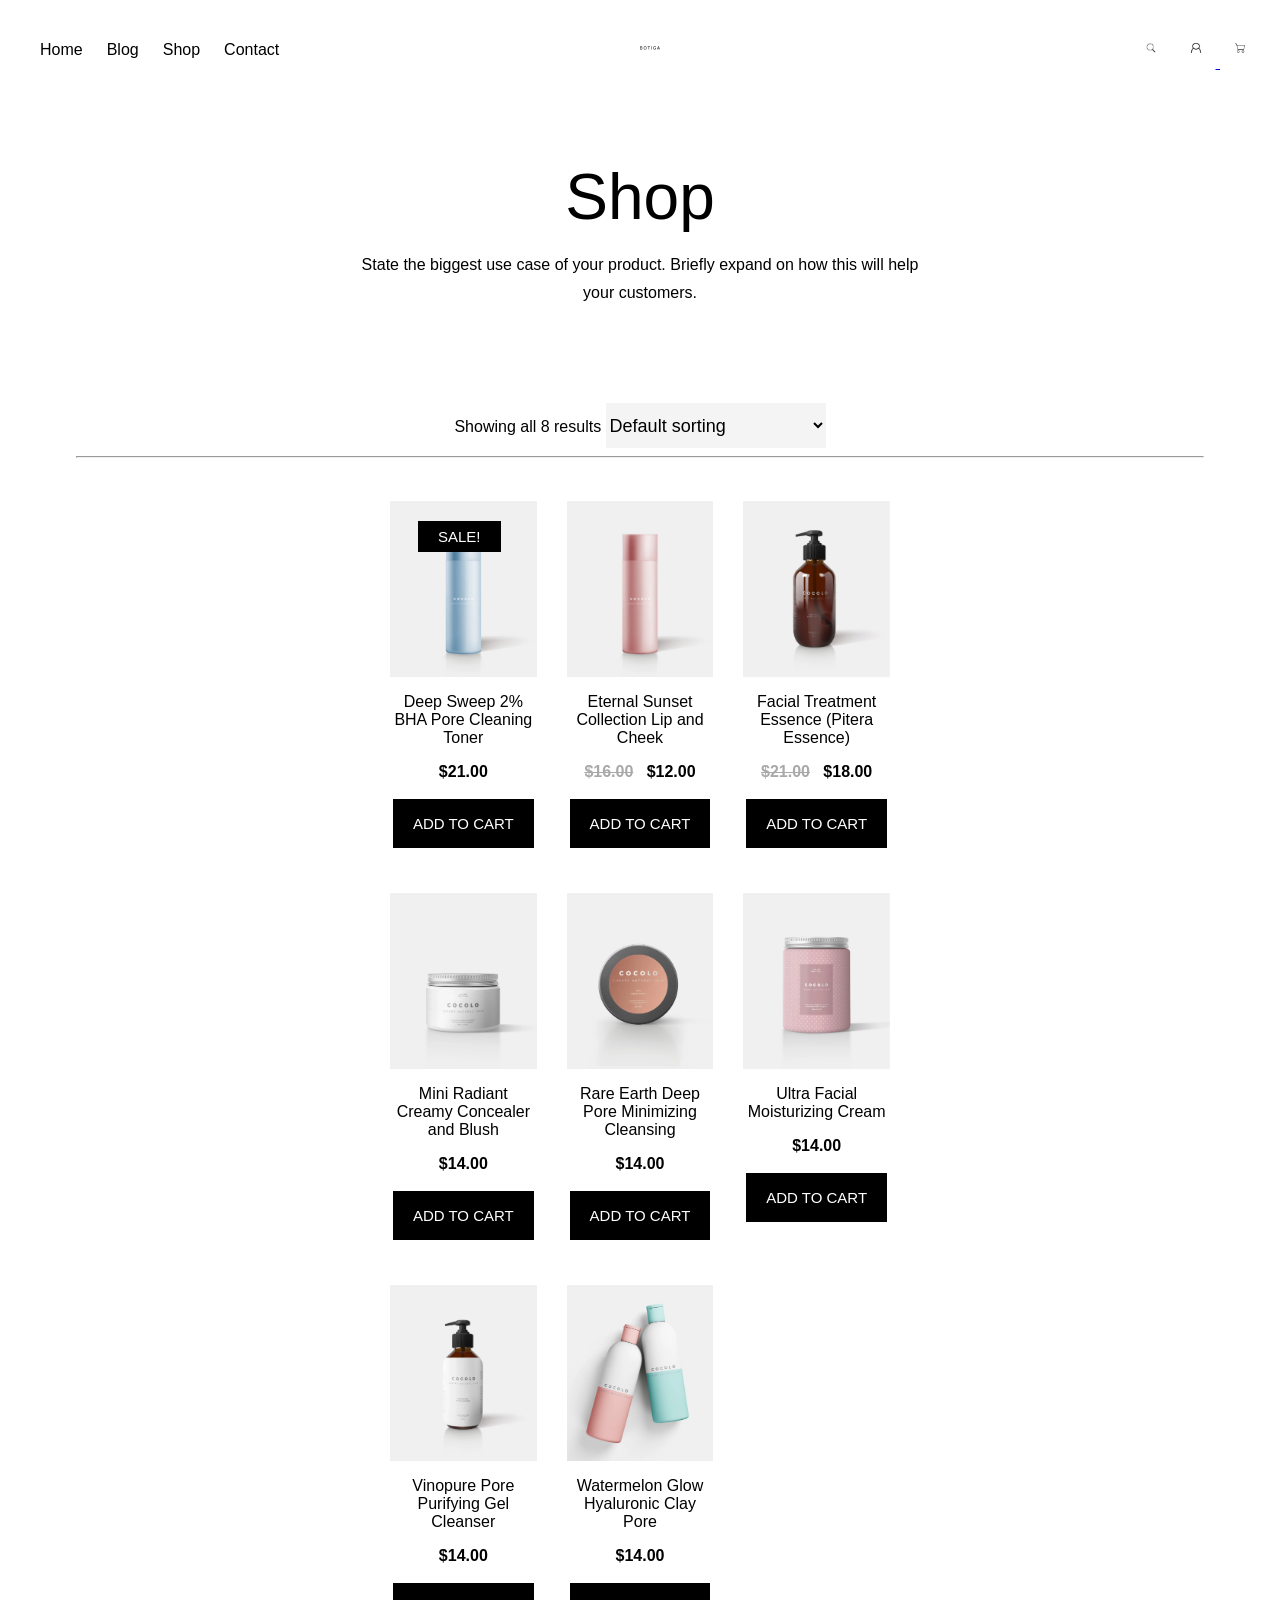
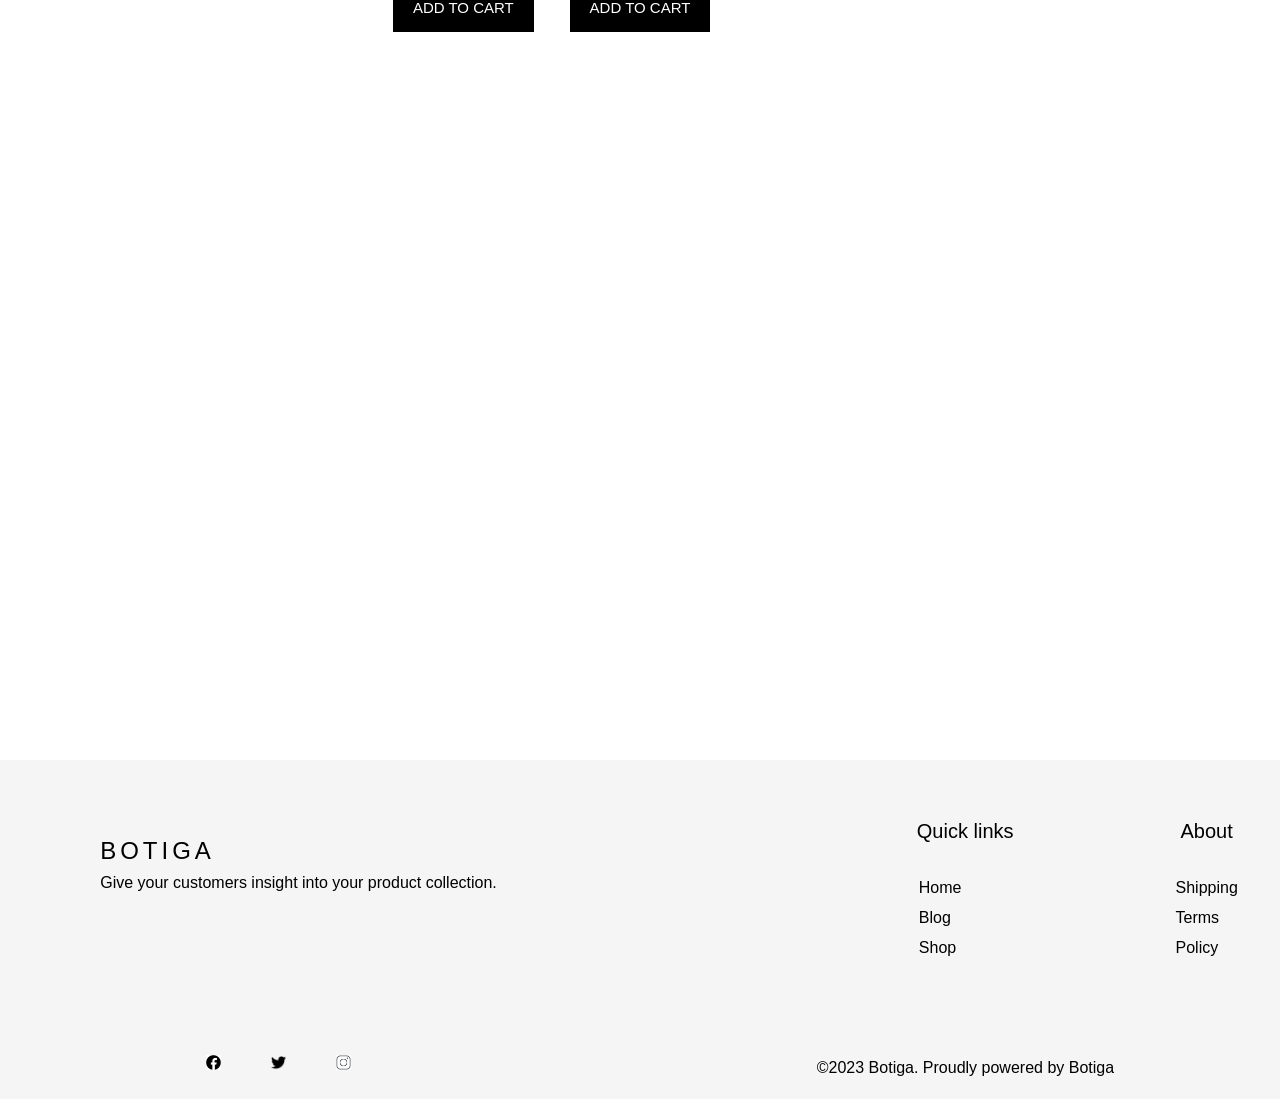
<file: projects/botiga/shop.html>
<!DOCTYPE html>
<html lang="en">

<head>
    <meta charset="UTF-8">
    <meta name="viewport" content="width=device-width, initial-scale=1.0">
    <title>Botiga</title>
    <link rel="stylesheet" href="style.css">
    <link rel="stylesheet" href="enhancements.css">
    <script defer src="enhancements.js"></script>
</head>

<body>
    <header>
        <nav class="nav">
            <div class="menu">
                <ul class="nav_links" id="primary-navigation">
                    <li><a href="botiga.html">Home</a></li>
                    <li><a href="blog.html">Blog</a></li>
                    <li><a href="shop.html">Shop</a></li>
                    <li><a href="contact.html">Contact</a></li>
                </ul>
                <ul class="search">
                    <li><img loading="lazy" decoding="async" class="imgsize" height="30px" width="30px" src="search.png" alt=""></li>
                </ul>

            </div>
            <div class="logo"><a href="botiga.html"><img loading="lazy" decoding="async" height="20px" width="20px" src="BOTIGA.svg" alt=""> </a></div>
           
            <div class="icons">

                <img loading="lazy" decoding="async" height="20px" width="20px" src="search.png" alt="">
               <a href="profile.html">
                <img loading="lazy" decoding="async"  height="20px" width="20px" src="profile.png" alt="">
               </a> 
               <a href="cart.html">
                <img loading="lazy" decoding="async" height="20px" width="20px" src="cart.png" alt="">
               </a>
                

            </div>
            <button class="menu-btn" type="button" aria-label="Toggle navigation" aria-expanded="false" aria-controls="primary-navigation"><img loading="lazy" decoding="async" height="33px" width="33px" src="menu.png" alt=""></button>


        </nav>
        </div>
        </div>
        <section class="shoppage">
          <center>
            <div class="stxt">
                <font class="shoptxt">Shop</font>
                <p class="shoppara">State the biggest use case of your product. Briefly expand on how this will help your customers.</p>
               </div>
               <div class="selectbtn">
                <label class="show" for="cars">Showing all 8 results

                </button>

                <select id="cars">
                  <option value="volvo">Default sorting</option>
                  <option value="saab">Sort by popularity </option>
                  <option value="opel">Sort by average rating</option>
                  <option value="audi">Sort by latest</option>
                  <option value="opel">Sort by price:low to high</option>
                  <option value="audi">Sort by price:high to low</option>
               </div>
              
</select>
  
</body>
</html>

          <hr class="line">
          <div>

            <div class="shopdiv1">

                <div class="sale1">
                    <img loading="lazy" decoding="async" class="imghover" height="420px" width="350px" src="s1.webp" alt="">
                    <a  class="salebtn">SALE!</a>
                    <div class="middle">
                        <div class="textqv">Quick View</div>
                      </div>
                    <a  class="salebtn">SALE!</a>
                    <p>Deep Sweep 2% BHA Pore Cleaning Toner</p>
                    <p ><b>$21.00</b></p>
                    <br>
                    <a href="#" class="btn">ADD TO CART</a>
                </div>
               
                <div class="sale1"> 
                    <img loading="lazy" decoding="async" class="imghover" height="420px" width="350px" src="s2.webp" alt="">
                    <div class="middle">
                        <div class="textqv">Quick View</div>
                      </div>
                    <p>Eternal Sunset Collection Lip and Cheek</p>
                    <p><b class="price">$16.00</b>&nbsp;&nbsp;&nbsp;<b class="sale">$12.00</b></p>
                    <br>
                    <a href="#" class="btn">ADD TO CART</a>
                </div>

                <div class="sale1">
                    <img loading="lazy" decoding="async" class="imghover" height="420px" width="350px" src="s3.webp" alt="">
                    <div class="middle">
                        <div class="textqv">Quick View</div>
                      </div>
                    <p>Facial Treatment Essence (Pitera Essence)</p>
                    <p><b class="price">$21.00</b>&nbsp;&nbsp;&nbsp;<b class="sale">$18.00</b></p>
                    <br>
                    <a href="#" class="btn">ADD TO CART</a>
                </div>

                <div class="sale1">
                    <img loading="lazy" decoding="async" class="imghover" height="420px" width="350px" src="s4.webp" alt="">
                    <div class="middle">
                        <div class="textqv">Quick View</div>
                      </div>
                    <p>Mini Radiant Creamy Concealer and Blush</p>
                    <p ><b>$14.00</b></p>
                    <br>
                    <a href="#" class="btn">ADD TO CART</a>
                </div>

                <div class="sale1">
                    <img loading="lazy" decoding="async" class="imghover" height="420px" width="350px" src="s5.webp" alt="">
                    <div class="middle">
                        <div class="textqv">Quick View</div>
                      </div>
                    <p>Rare Earth Deep Pore Minimizing Cleansing</p>
                    <p ><b>$14.00</b></p>
                    <br>
                    <a href="#" class="btn">ADD TO CART</a>
                </div>

                <div class="sale1">
                    <img loading="lazy" decoding="async" class="imghover" height="420px" width="350px" src="s6.webp" alt="">
                    <div class="middle">
                        <div class="textqv">Quick View</div>
                      </div>
                    <p>Ultra Facial Moisturizing Cream</p>
                    <p ><b>$14.00</b></p>
                    <br>
                    <a href="#" class="btn">ADD TO CART</a>
                </div>

                <div class="sale1">
                    <img loading="lazy" decoding="async" class="imghover" height="420px" width="350px" src="s7.webp" alt="">
                    <div class="middle">
                        <div class="textqv">Quick View</div>
                      </div>
                    <p>Vinopure Pore Purifying Gel Cleanser</p>
                    <p ><b>$14.00</b></p>
                    <br>
                    <a href="#" class="btn">ADD TO CART</a>
                </div>

                <div class="sale1">
                    <img loading="lazy" decoding="async" class="imghover" height="420px" width="350px" src="s8.webp" alt="">
                    <div class="middle">
                        <div class="textqv">Quick View</div>
                      </div>
                    <p>Watermelon Glow Hyaluronic Clay Pore</p>
                    <p ><b>$14.00</b></p>
                    <br>
                    <a href="#" class="btn">ADD TO CART</a>
                </div>

            </div>
          </div>
        </center> 
        </section>
    </section>
    <section class="slide5">
    <center>
        <div class="d1-5">
            <div class="botigatxt">
                <p class="first">BOTIGA</p>
                <p>Give your customers insight into your product collection.</p>
            </div>
            <div class="quick">
                <p>Quick links</p>
                <ul>
                    <li>Home</li>
                    <li>Blog</li>
                    <li>Shop</li>
                </ul>
            </div>
            <div class="about">
                <p>About</p>
                <ul>
                    <li>Shipping</li>
                    <li>Terms</li>
                    <li>Policy</li>
                </ul>
            </div>
        </div>
    </center>
    <section class="slide6">
        <div class="d1-6">
    
            <div class="d2-6">
                <ul>
                    <li> <img loading="lazy" decoding="async" height="15px" width="15px" src="fb.png" alt=""> </li>
                    <li> <img loading="lazy" decoding="async" height="15px" width="15px"  src="tt.png" alt=""> </li>
                    <li> <i><img loading="lazy" decoding="async"  height="15px" width="15px" src="ig.png" alt=""></i></li>
                </ul>
            </div>
    
            <div class="foot">
    ©2023 Botiga. Proudly powered by Botiga
            </div>
        </div>
    </section>
</file>
<file: projects/botiga/style.css>
body
{
    margin: 0;
    padding: 0;
    font-family: "Open Sans",sans-serif;
}
.nav
{
    display: flex;
    background-color:white;
    justify-content: space-between;
    height: 20px;
    align-items: center;
    padding: 30px 0 10px 0px; 
    margin: 20px;
}
.menu
{
text-decoration: none;
}
.nav_links {
    display: flex;
    padding: 0 20px;
    gap: 24px;
    
    list-style: none;
  }
  .logo a{
    padding-right: 130px;
  }
  .nav_links li a {
   padding: 0px 0px;
   text-decoration: none;
  color: black;
  

  }
  .nav_links li a:hover {
   color: grey;
 

 
   }
.icons img
{
    padding: 5px; 
    margin: 10px;
} 
.heroimg 
{
    height: 750px;
    width: 100%;
    object-fit:cover;
    overflow: hidden;
}
.store2
{
    display:none;
}
.heropage
{
    position: relative;
}
.txt
{
    position: absolute;
    top: 47%;
    left: 36%;
    transform: translate(-50%, -50%);
    font-size: 64px;
    text-align: left;
    width: 600px;
}
    .btn
{
   
    font-size: 15px;
    background:black;
   
    padding: 18px;
    text-align: center;
    text-decoration: none;
    text-transform: uppercase;
    color:white;
    
    align-items: center;
    justify-content: center;
    border: 0px solid  #FFFFFF;
}
.btn:hover
{
    color: white;
    background-color: grey;
}
.menu-btn
{
    display: none;
}
.search
{
    display: none;
}
.slide2
{
  
    background-color:white;
    height: 900px;
    width: 100%;

}
.d2
{
    display: grid;
    grid-template-columns: 1fr 1fr 1fr;
    grid-template-rows: 1fr;
    grid-area: 20px;
    gap: 30px;
    text-align: center;
    padding: 35px 390px;
}
.hidding
{
   padding: 60px;
}
.featured
{
    font-size: 34px;
}
.sale1
{
        position: relative;
}

.imghover
{
    opacity: 1;
    display: block;
    width: 100%;
    height: auto;
    transition: .5s ease;
    backface-visibility: hidden;
    
}
.middle {
    transition: .5s ease;
    opacity: 0;
    position: absolute;
    top: 40%;
    left: 50%;
    transform: translate(-50%, -50%);
    -ms-transform: translate(-50%, -50%);
    text-align: center;
  }
  .textqv {
    background-color: black;
    color: rgb(255, 255, 255);
    font-size: 16px;
    padding: 12px 32px;
  }
  .textqv:hover
  {
    color: white;
    background-color: grey;
  }
  .sale1:hover .imghover {
    opacity: 0.3;
  }
  
  .sale1:hover .middle {
    opacity: 1;
  }
.imghover1
{
    position: absolute;
    background-color: azure;
    
}

.salebtn
{
   
    font-size: 15px;
    background:black;
   
    padding: 7px 20px;
    text-align: center;
    text-decoration: none;
    text-transform: uppercase;
    color:white;
    
    align-items: center;
    justify-content: center;
    border: 0px solid  #FFFFFF;
}
.sale1 .salebtn
{
    
        position: absolute;
        top: 20px;
        left: 28px;
}
.quickbtn
{
   
    font-size: 15px;
    background:black;
   
    padding: 14px 25px;
    text-align: center;
    text-decoration: none;
    text-transform: uppercase;
    color:white;
    
    align-items: center;
    justify-content: center;
    border: 0px solid  #FFFFFF;
}
.sale1 .quickbtn
{
    
        position: absolute;
        top: 34.5%;
       
        left: 30%;
}
.price
{
    text-decoration: line-through;
    color: darkgray;
}
.sale
{
    text-decoration: none;
}
.d2 div .btn 
{
padding:  13px 20px;
}
.img3
{
    object-fit: cover;
    width: 100%;
    height: 510px;
} 
.slide3 {
    height: 400px;
    position: relative;
    object-fit: cover;
    background-color: #FFFFFF;
   
}

.image-container {
    position: relative;
}



.text-container {
    position: absolute;
    top: 55%;
    left: 50%;
    transform: translate(-50%, -50%);
    text-align: center;
    color: black; /* Set the color of the text, adjust as needed */
    line-height: 28px;
}
.text-container .btn
{
line-height: 108px;
}
.slide4
{
    height: 700px;
    background-color: #FFFFFF;
}
.featuredcat
{
    font-size: 34px;
}
.d2-4
{
    display: grid;
    grid-template-columns: 1fr 1fr 1fr 1fr;
    grid-template-rows: 1fr;
    grid-area: 20px;
    gap: 30px;
    padding: 35px 420px;
}
.hidding4
{
    padding:100px;
}
.slide5
{
    height:290px;
    background-color:whitesmoke ;
}
.d1-5
{
    display: flex;
    align-items: center;
   justify-content: center;
    justify-content:safe;
    padding: 40px 20px;
    margin-left: 60px;
   gap: 160px;
}
.botigatxt
{
    text-align: left;
padding: 0px 260px 74px 0px;
font-weight: 400;
line-height: 8px;
font-family: "Open sans",sans-serif ;
}
.first 
{
    font-size: 24px;
letter-spacing: 4px;
font-weight: 500;
}
.quick p
{
font-size:20px ;
font-weight: 200;
}
.quick ul
{
    padding:10px 2px 20px;
    text-align: left;
    list-style: none; 
    line-height: 30px;
}
.about ul
{
    padding:10px 2px 20px ;
    text-align: left;
    list-style: none;
    line-height: 30px;
}
.about p
{
font-size:20px ;
font-weight: 200;
}
.slide6
{
    height: 60px;
    background-color: whitesmoke;

    
}
.d1-6
{
    display: flex;
    justify-content: space-evenly;
    gap: 300px;
}
.d2-6 ul
{
display: flex;
color: black;
list-style: none;
gap: 50px;

}
.foot
{
    padding: 20px 0px 20px;
    overflow: hidden;
}
.blogpage
{
    height: 1480px;
}
.blogtxt
{
    font-size: 64px;
  align-items: center;
  justify-content: center;
  display: flex;
  padding: 80px 20px;
}
.blogdiv1
{
        display: grid;
        grid-template-columns: 1fr 1fr 1fr;
        grid-template-rows: 1fr 1fr 1fr;
        grid-area: 20px;
        gap: 30px;
        padding: 35px 390px;
    
}
.blogtxt1
{
    text-align: center;
    font-size: 14px;
    color: gray;
}
.blogtxt2
{
    text-align: center;
    font-size: 18px;
    width: 360px;
    line-height: 21px;
}
.shoppage
{
    height: 2280px;
}
.stxt
{
padding: 80px 20px;
line-height: 28px;
}
.shoptxt
{
    font-size: 64px;
  align-items: center;
  justify-content: center;
  display: flex;
  padding: 0px 0px;
  line-height: 75px;
}
.shoppara
{
    align-items: center;
    justify-content: center;
    display: flex;
    width: 580px;
}
.selectbtn label
{
   padding-right: 755px;
 
}
#cars
{
    color: black;
    background-color:rgb(245, 244, 244);
    height: 45px;
    border: none;
    width: 220px;
    font-size: 18px;
    align-content: center;
    justify-content: center;
}
.line
{
  background-color: rgb(255, 255, 255);
    width: 1128px;
}
.shopdiv1
{
    display: grid;
    grid-template-columns: 1fr 1fr 1fr;
    grid-template-rows: 1fr 1fr 1fr;
    grid-area: 20px;
    gap: 30px;
    row-gap: 60px;
    padding: 35px 390px;
}
.shopdiv1 .sale1 .btn
{
align-items: center;
padding: 16px 20px;
}
.contactpage
{
height: 1600px;

}
.contactdiv
{
    display: grid;
    grid-template-columns: 1fr 1fr;
    text-align: left;
 justify-self: center;
 justify-content: center;
 align-items: center; 
 display: flex;
 column-gap: 120px;
  line-height: 50px;
  padding-top: 60px;
  
   
}
.formname
{
    font-size: 34px;
    padding-bottom: 60px;
}
.formbox
{
    display: flex;
    column-gap:20px;
    line-height: 49px;
 
}
.formbox input{

    height: 40px;
    width: 282px;
  outline-color: black;
  font-size: 20px;
 
}
.formbox div label
{
font-weight: bold;
line-height: 36px;
}
.message
{
  
    font-weight: bold;
}
.box
{
   
    line-height: 56px;
}
.messagebox
{
    height: 200px;
    width: 590px;
}
.msgbtn
{
    font-size: 12px;
    background:black;
   
    padding: 18px;
    text-align: center;
    text-decoration: none;
    text-transform: uppercase;
    color:white;
    
    align-items: center;
    justify-content: center;
    border: 0px solid  #FFFFFF;
}
.msgbtn:hover
{
    color: white;
    background-color: grey;
}
.store
{

  line-height: 40px;
}
.cap
{
    font-size: 33px;
    font-weight:500;
}
.profilepage
{
    
    height: 960px;
}
.midlog
{
    height: 580px;
    max-width: 1100px;
    background-color: white;
    outline-color: whitesmoke;
 outline-style:auto;
 justify-content: center;
 text-align: left;
    border-color: rgb(165, 157, 157);
  
}
.loginbox 
{
    line-height: 29px;
    align-items: center;
    justify-content: center;
   gap: 90px;
    padding:70px;
    gap: 120px;
}
.loginbox input
{
width: 950px;
height: 50px;
font-size: 24px;
}
.pswrd
{
    padding-top: 40px;
}
.chkbx
{

    width: 20px;
   border-width: 20px;
   color: black;
   line-height: 50px;
}

.cb 
{
    color: black;

padding-left: 70px;
}
.logbtn
{
    font-size: 12px;
    background:black;
   
    padding: 18px;
    text-align: center;
    text-decoration: none;
    text-transform: uppercase;
    color:white;
    
    align-items: center;
    justify-content: center;
    border: 0px solid  #FFFFFF;
}
.logbtn:hover
{
    color: white;
    background-color: grey;
}
.cartpage
{
 
    height: 800px;
}
.greyline
{
    height: 60px;
    width:1200px;
    color: black;
    text-align: left;
    background-color: whitesmoke;
    align-items: center;
    display: flex;
}
.retbtn
{
    font-size: 14px;
    background:black;
   
    padding: 19px 31px;
    text-align: center;
    text-decoration: none;
    text-transform: uppercase;
    color:white;
    
    align-items: left;
    justify-content: left;
    border: 0px solid  #FFFFFF;
}
.lstbtn
{
    padding: 60px 30px 90px 360px;
}
.retbtn:hover
{
    color: white;
    background-color: grey;
}


@media (max-width :1040px)
{
    .body
    {
        max-width: 1040px;
        overflow: hidden;
        margin: 0;
        padding: 0;
    }
    .txt
    {
    left: 32%;
    }
    .slide2
{
  overflow: hidden;
    background-color:white;
    height: 900px;
    width: 100%;

}
.d2 .sale1
{
   
 right:120%;
 text-align: center;
}
.hidding
{
   padding: 60px;
}
.featured
{
    overflow: hidden;
    font-size: 34px;
}
.sale1 img
{
        height: 400px;
         width: 320px;
}
.slide4
{
    height: 780px;
    overflow: hidden;
    background-color: #FFFFFF;
} .sale2
{
    height: 80px;
}
.featuredcat
{
    font-size: 34px;
}
.d2-4 
{
    display: grid;
    grid-template-columns: 1fr 1fr 1fr 1fr;
    grid-template-rows: 1fr;
    grid-area: 20px;
    gap: 30px;
    padding: 35px 420px;
    
}
.d2-4 .sale1
{
    right:180%;
}
.d2-4 .sale1 img 
{
    height: 220px;
    width: 220px;
    
}

.hidding4
{
    padding:100px;
}
.slide5
{
    height:290px;
    background-color:whitesmoke ;
}
.d1-5
{
    display: flex;
    align-items: center;
   justify-content: center;
   
    padding: 40px 20px 30px 20px;
    margin-left: 10px;
   gap: 20px;
}
.quick p ul
{
    padding-right: 180px;
}
.first
{
width: 500px;
}
.blogdiv1
{
    
    display: grid;
    grid-template-columns: 1fr 1fr 1fr;
    grid-template-rows: 1fr 1fr 1fr;
   
    gap: 25px;
    padding: 35px 350px;
 
}
.blogdiv1 .sale1
{
    right: 105%;
   
    
}
.blogdiv1 .sale1 img 
{
    height: 211px;
    width:316px ;
 
   
}
.blogtxt2
{
    width: 317px;
    text-align: center;
}
.line
{
    width: 1000px;
}
.shopdiv1
{
    overflow: hidden;
}
.shopdiv1 .sale1
{
    right: 119%;
    
}
.selectbtn label
{
   padding-right: 640px;
 
}
.contactpage img 
{
    width: 1000px;
}
.contactdiv
{
max-width:1000px ;
}
.midlog
{
    max-width: 1000px;
}
.loginbox input
{
    width: 850px;
}
.cartpage
{
    height: 550px;
}
.greyline
{
width: 1000px;
}
.lstbtn
{
    padding: 40px 30px 0px 20px;
}

}
@media (max-width:790px)
{
    .greyline
    {
        width: 790px;
    }
    .blogtxt2
    {
       width: 240px;
    }
    .blogdiv1 .sale1
    {
        gap: 10px;
        right: 140%;
    }
    .blogdiv1 .sale1 .imghover
    {
        width: 230px;
        height: 180px;
    }

    .logo
    {
        justify-content: center;
        align-items: center;
    }
    .menu ul
    {
        
        
    }
    .nav_links 
    {
      text-decoration: none;
      
        display: block;
      background: chartreuse;
      width: 20%;
      left: -100%;
     height: 100%;
     top: -2%;
      position: fixed; 
      padding: 40px 40px;
    }

    .heroimg 
    {
       
        height: 317px;
        overflow: hidden;
        object-position: center center;
    }
    .txt
    {
       
        position: absolute;
    top: 50%;
    left: 38%;
    transform: translate(-50%, -50%);
    font-size: 44px;
    text-align: left;
    width: 500px;
    line-height: 60px;
}
    
        .btn
    {
       line-height: 28px;
     padding: 18px;
    }
    .d2 .sale1
{
   
 right:160%;
 text-align: center;
}
.icons
{
    display: none;
}
.menu-btn
{
    display:block;
}
.search
{
    display: block;
    list-style: none;
}
.d2
{
   right: 33%;
}
.sale1 .imghover
{
height:279px ;
width: 232px; 

overflow: hidden;
}
.img3
{
    object-fit: cover;
    width: 100%;
    height: 291px;
} 
.d2-4 
{
    display: grid;
    grid-template-columns: 1fr 1fr 1fr 1fr;
    grid-template-rows: 1fr;
    grid-area: 20px;
    gap: 30px;
    padding: 35px 420px;
    
}
.d2-4 .sale1
{
    right:245%;
}
.d2-4 .sale1 img 
{
    height: 160px;
    width: 160px;
    
}
.d1-5
{
    
   
    margin-left: 0px;
   gap: 0px;
}
.botigatxt
{
    text-align: left;
padding: 0px 60px 74px 0px;
font-weight: 400;
line-height: 8px;
font-family: "Open sans",sans-serif ;
}
.first 
{
    font-size: 24px;
letter-spacing: 4px;
font-weight: 500;
}
.quick p
{
font-size:20px ;
font-weight: 200;
}
.quick ul
{
    padding:10px 2px 20px;
    text-align: left;
    list-style: none; 
    line-height: 30px;
}
.about ul
{
    padding:10px 2px 20px ;
    text-align: left;
    list-style: none;
    line-height: 30px;
}
.about p
{
font-size:20px ;
font-weight: 200;
}
.slide6
{
    height: 60px;
    background-color: whitesmoke;

    
}
.d1-6
{
    display: flex;
    justify-content: space-evenly;
    gap: 300px;
}
.d2-6 ul
{
display: flex;
color: black;
list-style: none;
gap: 50px;

}
.line
{
    width:760px;
}
.shopdiv1 .sale1
{
    right: 160%;
}
.shoppage{
    height: 2000px;
}
.map
{
   size-adjust: 300px;
    height: 430px;
object-fit: cover;
 padding: 10px;
  padding-right: 300px;
  max-width:760px;
}
.contactdiv
{
    max-width:800px ;
    right: 100%;
}

.formname
{
    font-size: 24px;
    padding-bottom: 60px;
}
.formbox
{
    display: flex;
    column-gap:20px;
    line-height: 49px;
 
}
.formbox input{

    height: 40px;
    width: 202px;
  outline-color: black;
  font-size: 20px;
 
}
.formbox div label
{
font-weight: bold;
line-height: 36px;
}
.message
{
  
    font-weight: bold;
}
.box
{
   
    line-height: 56px;
}
.messagebox
{
    height: 200px;
    width: 434px;
}
.msgbtn
{
    font-size: 12px;
    background:black;
   
    padding: 18px;
    text-align: center;
    text-decoration: none;
    text-transform: uppercase;
    color:white;
    
    align-items: center;
    justify-content: center;
    border: 0px solid  #FFFFFF;
}
.loginbox div input
{
    width: 660px;
}
}
@media (max-width:500px)
{
    .nav
{
    display: flex;
    background-color:white;
    justify-content: space-between;
    height: 20px;
    align-items: center;
    padding: 10px 80 10px 0px; 
    margin: 20px;
    gap: 10px;
    overflow: hidden;
}
    .body
    {
       
        overflow: hidden;
      
    }
     .heropage div
    {
      line-height: 35px;
    }
    .heropage div {
        padding-bottom: 20px;
    }
    .search
    {
padding-right: 0px;
    }
    .menu-btn
    {
        padding-left: 0px;
    }
    .heroimg
    {
        overflow: hidden;
      background-size:contain;
     
    }
    .txt
    {
        overflow: hidden;
font-size: 32px;
padding-left: 70px;
line-height: 39px;
width: 300px;
padding-bottom: 20px;
    }
    .slide3
    {
        overflow: hidden;
        height: 260px;
    }
.featuredcat
{
font-size: 20px;
width: 410px;
padding-bottom: 90px;
}
   .hidding4
   {
padding-top: 20px;
   }
    .featured
    {
        font-size: 19px;
        overflow: hidden;
    }
    .slide4
{
    height: 2590px;
    overflow: hidden;
    background-color: #FFFFFF;
}
    .fp
{
    width: 420px;
    font-size: 16px;
}
    .d2
    {
        overflow: hidden;
        display: grid;
        grid-template-columns: 1fr ;
        grid-template-rows: 1fr 1fr 1fr;
        grid-area: 20px;
        gap: 30px;
        text-align: center;
        padding: 35px 390px;
    }
    .d2 .sale1
    {
       
     right:90%;
     display: inline;
     text-align: center;
    }
    .slide2
    {
         
    background-color:white;
    height: 2380px;
    width: 100%;
    overflow: hidden;
    }
    .sale1 .imghover
    {
        justify-content: center;
        align-items: center;
        width: 420px;
        height: 500px;
        overflow: hidden;

    }
   .text-container
   {
    width: 410px;
   }
    .d2-4
{
    display: grid;
    grid-template-columns: 1fr ;
    grid-template-rows: 1fr 1fr 1fr 1fr;
    grid-area: 20px;
    gap: 30px;
    padding: 35px 420px;
    overflow: hidden;
}
    .slide5
{
    height:590px;
    background-color:whitesmoke ;
    overflow: hidden;
}
.d1-5
{
    display:inline;
    align-items: center;
   justify-content: center;
    justify-content:safe;
    padding: 40px 20px;
    margin-left: 60px;
   gap: 160px;
}
.d2-4 .sale1
{
    right:89%;
}
.d2-4 .sale1 img 
{
    height: 460px;
    width: 460px;
    
}
.botigatxt
{
    text-align: left;
padding: 0px 260px 74px 0px;
font-weight: 400;
line-height: 8px;
font-family: "Open sans",sans-serif ;
width: 400px;
}
.first 
{
    font-size: 24px;
letter-spacing: 4px;
font-weight: 500;
}
.quick p
{
font-size:20px ;
padding-right: 400px;
font-weight: 200;
justify-content: left;

}
.quick ul
{
    padding:10px 2px 20px;
    text-align: left;
    list-style: none; 
    line-height: 30px;
}
.about ul
{
    padding:10px 2px 20px ;
    text-align: left;
    list-style: none;
    line-height: 30px;
}
.about p
{
    padding-right: 480px;
font-size:20px ;
font-weight: 200;
}
.slide6
{
    padding-top: 30px;
    height: 92px;
    background-color: whitesmoke;

}
.d1-6
{
    display:inline;
    justify-content: space-evenly;
    gap: 300px;
}
.d2-6 ul
{
display: flex;
color: black;
list-style: none;
gap: 50px;

}
.foot
{
    width: 100%;
  

}
.blogpage
{
    height: 4200px;
    overflow: hidden;
}
.blogdiv1
{
        display: grid;
        grid-template-columns: 1fr;
        grid-template-rows: 1fr 1fr 1fr  1fr 1fr;
      
    
}
  .blogdiv1 .sale1 .imghover
{
    width: 460px;
    height: 300px;
    padding-left: 90px;
    right: 80%;
}
.blogdiv1 .sale1
{
    right: 77%;
}
.blogdiv1
{
    right:77% ;
}
.blogtxt2
{
    text-align: center;
    font-size: 18px;
   right:77% ;
   padding-left: 100px;
   width: 450px;
}
.shoptxt
{
font-size: 34px;
}
.shoppara
{
width: 450px;
}
.selectbtn label
{
    padding: 0px ;
    padding-right: 66px;
   
    
}
.line
{
    width: 490px;
} 
.shopdiv1
{
    display: grid;
    grid-template-columns: 1fr;
    grid-template-rows: 1fr 1fr 1fr 1fr 1fr 1fr 1fr 1fr ;
}
.shopdiv1 .sale1
{
right: 89%;
}
.shoppage
{
    height: 6000px;
}
.map
{
   size-adjust: 100px;
    height: 280px;
object-fit: cover;
 padding: 10px;
  padding-right: 300px;
  max-width:480px;
}
.formname
{
    font-size: 24px;
    padding-bottom: 60px;
}

.formbox
{
    display: inline;
    column-gap:20px;
    line-height: 49px;
 
}
.formbox input{

    height: 40px;
    width: 202px;
  outline-color: black;
  font-size: 20px;
 
}
.formbox div label
{
font-weight: bold;
line-height: 36px;
}
.message
{
  
    font-weight: bold;
}
.box
{
   
    line-height: 56px;
}
.store
{
    display:none;
}
.store2
{
    padding: 20px;
    display: contents;
    overflow: hidden;
}
.contactpage{
   height: 1800px; 
   overflow: hidden;
}
.messagebox
{
    height: 200px;
    width: 434px;
}
.msgbtn
{
    font-size: 12px;
    background:black;
   
    padding: 18px;
    text-align: center;
    text-decoration: none;
    text-transform: uppercase;
    color:white;
    
    align-items: center;
    justify-content: center;
    border: 0px solid  #FFFFFF;
}
.loginbox div input
{
    width: 660px;
}
.midlog
{
    width: 400px;
    padding-right: 80px;
}
.midlog .loginbox input 
{
    width: 360px;
}
.greyline
{
    width: 460px; ;
}
}
@media (max-width:340px)
{
   .nav
   {
  
   padding-right: 20px;
   }
   .logo {
    padding: 0px;
  }
  .search
  {
    padding-right: 40px;
  }
   .nav_links
{
    align-items: flex-start;
}   

   .mtbb
   {
    padding: 50px;
   }
   .tens label
   {
    padding-left: 620px;
   }
   .slide2
   {
    height: 1970px;
   }
   .txt
   {
    width: 240px;
    line-height: 40px
    
   }
   .txt .btn
   {
line-height: 60px;
   }
   .d2 .sale1
   {
    right: 125%;
   }
   .fp
   {
    width: 300px;
    line-height: 22px;
   }
   .d2 .sale1 .imghover
   {

height: 350px;
width:300px ;
   }
   .d2-4 .sale1 .imghover
   {
    height: 300px;
    width: 300px;
   }
   .d2-4 .sale1
   {
    right: 134%;
   }
   .slide4
   {
height: 1900px;
   }
   .blogdiv1 .sale1 .imghover
   {
 width: 310px;
 height: 220px;
   }
   .blogdiv1 .sale1
   {
    right: 106%;
   }
   .blogtxt1
   {
    padding-left: 90px;
    
   }
   .blogtxt2
   {
   left: 120%;
   width: 280px;
   }
   .blogpage
   {
    height: 3550px;
   }
   .botigatxt
   {
    width: 300px;
    line-height: 22px;
   }
   .shoppara
   {
    width: 222px;
    font-size: 14.5px;
   }
   .selectbtn label 
   {
    padding-right: 15px;
    gap: 10px;
  
   }
.stxt
{
    padding-right: 40px;
}
   .selectbtn  .show
{
    padding-left: 0px;
    width: 20px;
}
.shoppage
{
    overflow: hidden;
height:5000px;
}
#cars
{
   width: 110px; 
}
.show
{
  width:300px;
    text-align: left;
    font-size: 14.5px;
}
.shopdiv1 .sale1 .imghover
{
    height:360px ;
    width:310px ;
}
.shopdiv1 .sale1
{
    right: 121%;
}
.line
{
    width: 260px;
   padding-right: 20px;
margin-left: 20px;
}
.map
{
   size-adjust: 80px;
    height: 140px;
object-fit: cover;
 padding: 10px;
  padding-right: 200px;
  max-width:320px;
}
.formname
{
    font-size: 20px;
 padding-left: 0px;
}
.formbox
{
    
}
.formbox div 
{
    padding-left: 0px;
   width: 20px
}
.box
{
    padding-left: 0px;

}
.box input
{
width: 200px;
}
}
</file>
<file: projects/botiga/enhancements.css>
/* Non-destructive compatibility and accessibility enhancements (2026). */
*, *::before, *::after { box-sizing: border-box; }
html { scroll-behavior: smooth; }
body { min-width: 0; overflow-x: clip; }
img, video { max-width: 100%; }
a:focus-visible, button:focus-visible { outline: 3px solid #4c83c3; outline-offset: 3px; }
.menu-btn { border: 0; background: transparent; cursor: pointer; }
@media (max-width: 1100px) {
  .d2, .d2-4 { padding-left: 5%; padding-right: 5%; }
  .d1-5, .d1-6 { gap: 2rem; margin-left: 0; }
  .botigatxt { padding-right: 1rem; }
  .txt { max-width: min(90vw, 600px); font-size: clamp(2rem, 5vw, 4rem); }
}
@media (max-width: 700px) {
  .nav { margin: 0 1rem; padding: 1rem 0; height: auto; min-height: 70px; flex-wrap: wrap; position: relative; }
  .logo a { padding-right: 0; }
  .menu-btn { display: inline-flex; align-items: center; }
  .menu { order: 5; width: 100%; }
  .nav_links { display: none; flex-direction: column; gap: .75rem; padding: 1rem; margin: 0; background: white; }
  .nav_links.is-open { display: flex; }
  .icons img { margin: 0; padding: .25rem; }
  .heroimg { height: auto; min-height: 320px; max-height: 650px; }
  .txt { left: 50%; top: 50%; width: 90%; font-size: clamp(1.7rem, 7vw, 3rem); }
  .d2, .d2-4 { grid-template-columns: repeat(2,minmax(0,1fr)); padding: 1.5rem; gap: 1rem; }
  .slide2, .slide3, .slide4, .slide5, .slide6, .blogpage { height: auto; min-height: 0; }
  .hidding, .hidding4 { padding: 2rem 1rem; }
  .d1-5, .d1-6 { flex-wrap: wrap; justify-content: center; gap: 1rem; padding: 1.5rem; }
  .botigatxt { padding: 0; line-height: 1.5; }
  .d2-6 ul { flex-wrap: wrap; gap: 1rem; }
  .blogtxt { font-size: clamp(2rem,8vw,4rem); padding: 2rem 1rem; }
}
@media (max-width: 420px) { .d2, .d2-4 { grid-template-columns: 1fr; } }
@media (prefers-reduced-motion: reduce) { *, *::before, *::after { scroll-behavior: auto !important; animation-duration: .01ms !important; transition-duration: .01ms !important; } }
</file>
